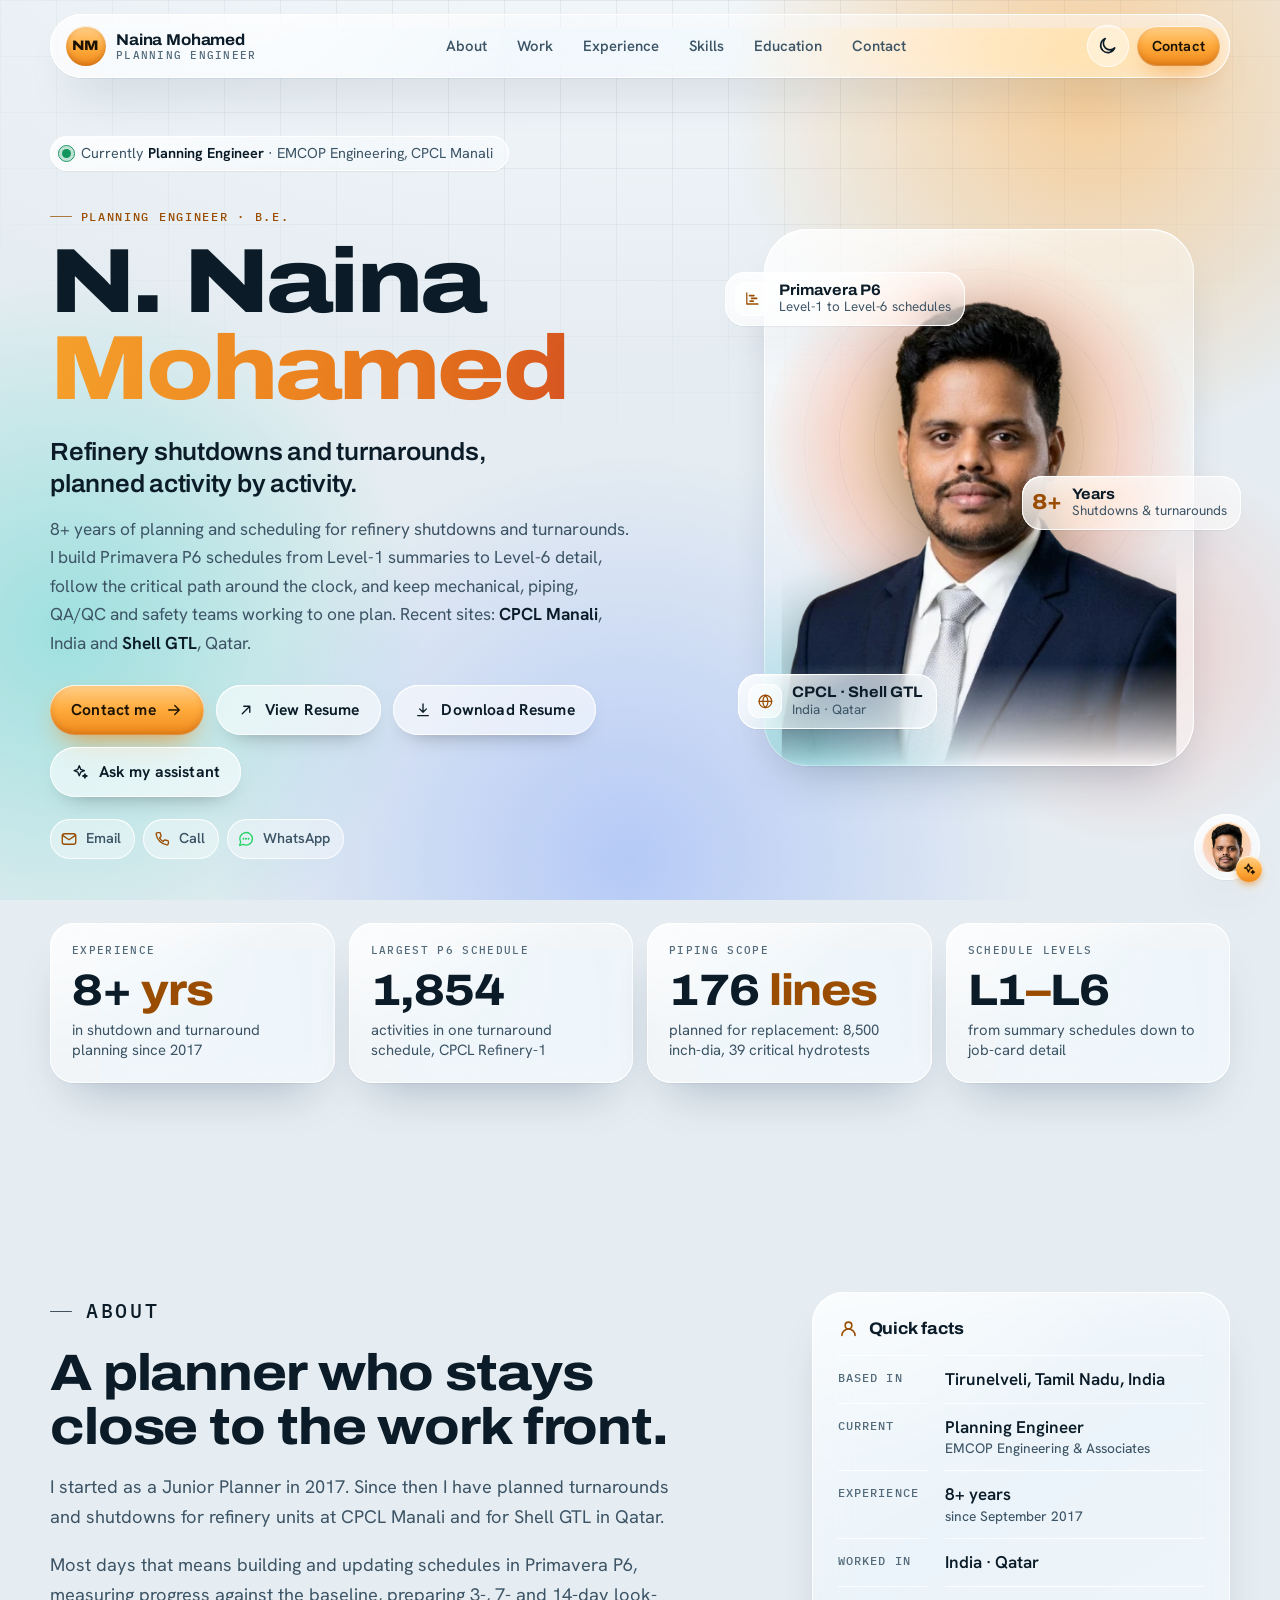
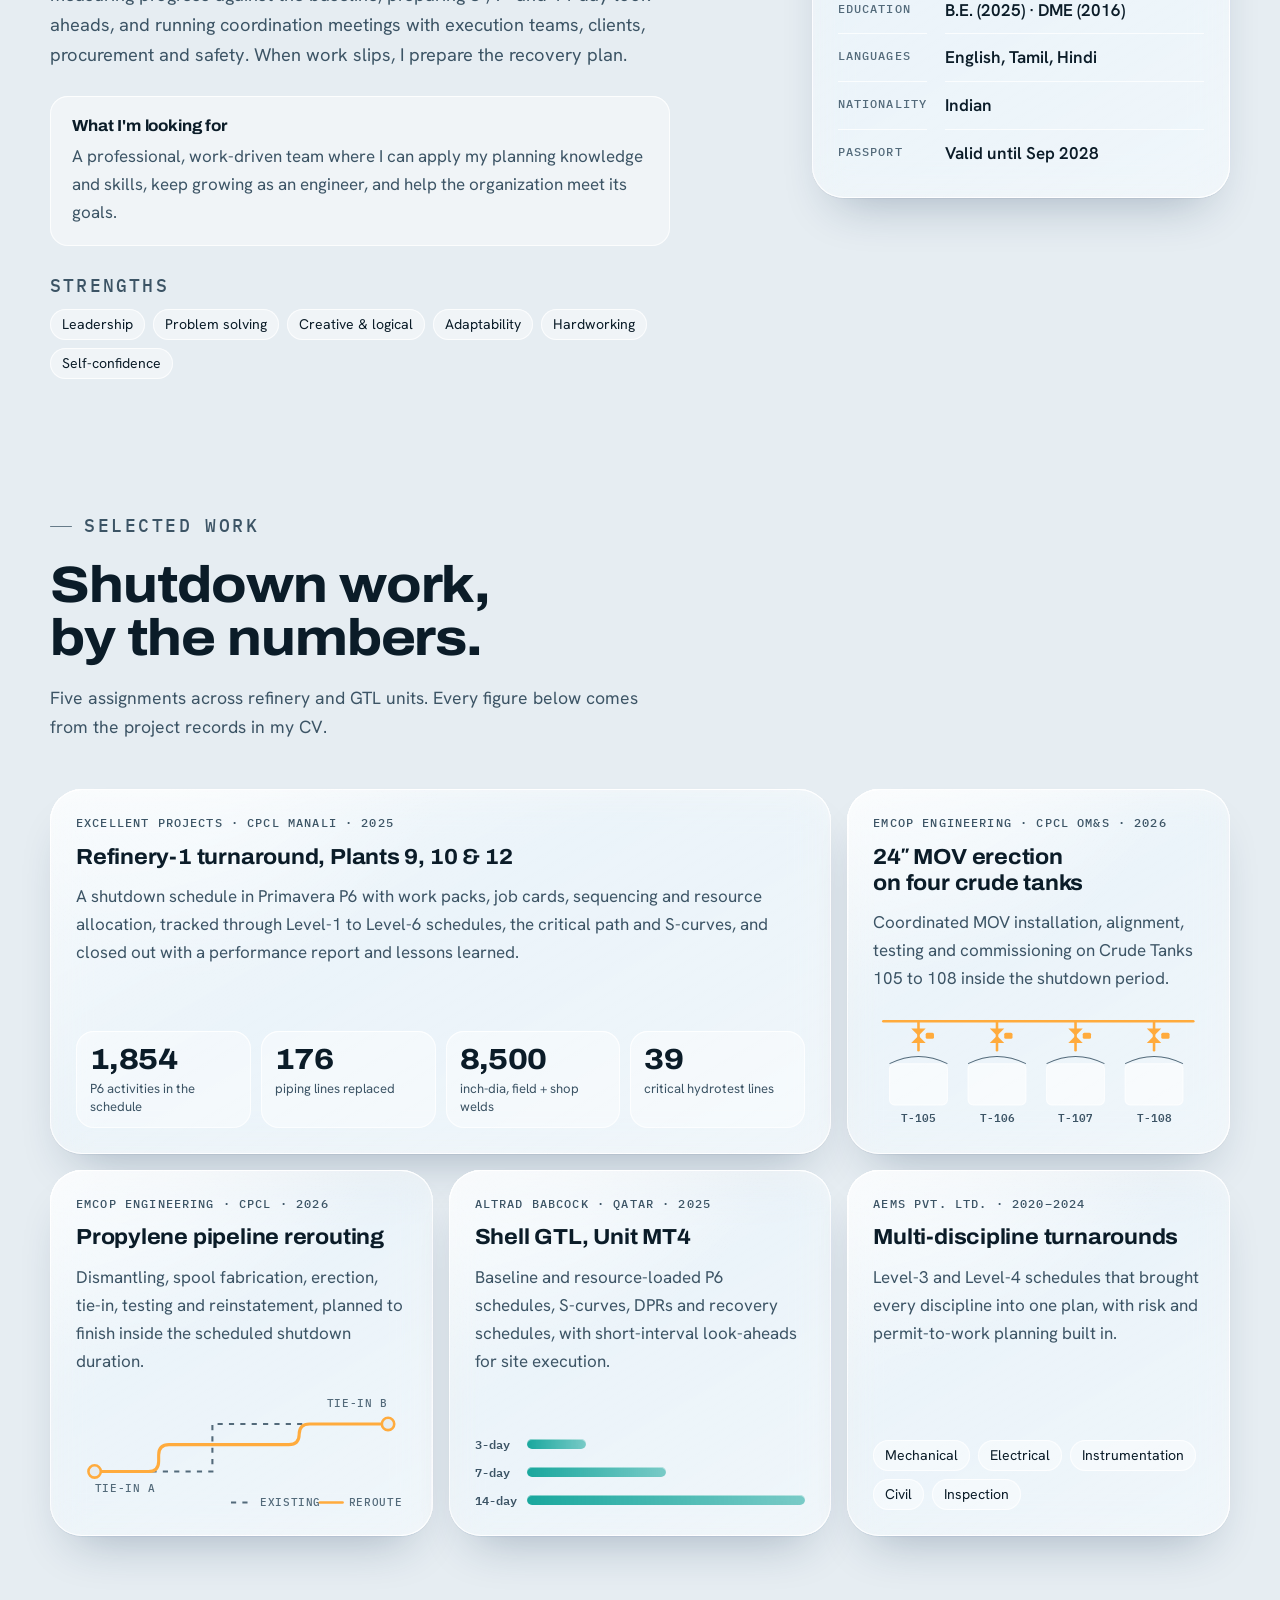
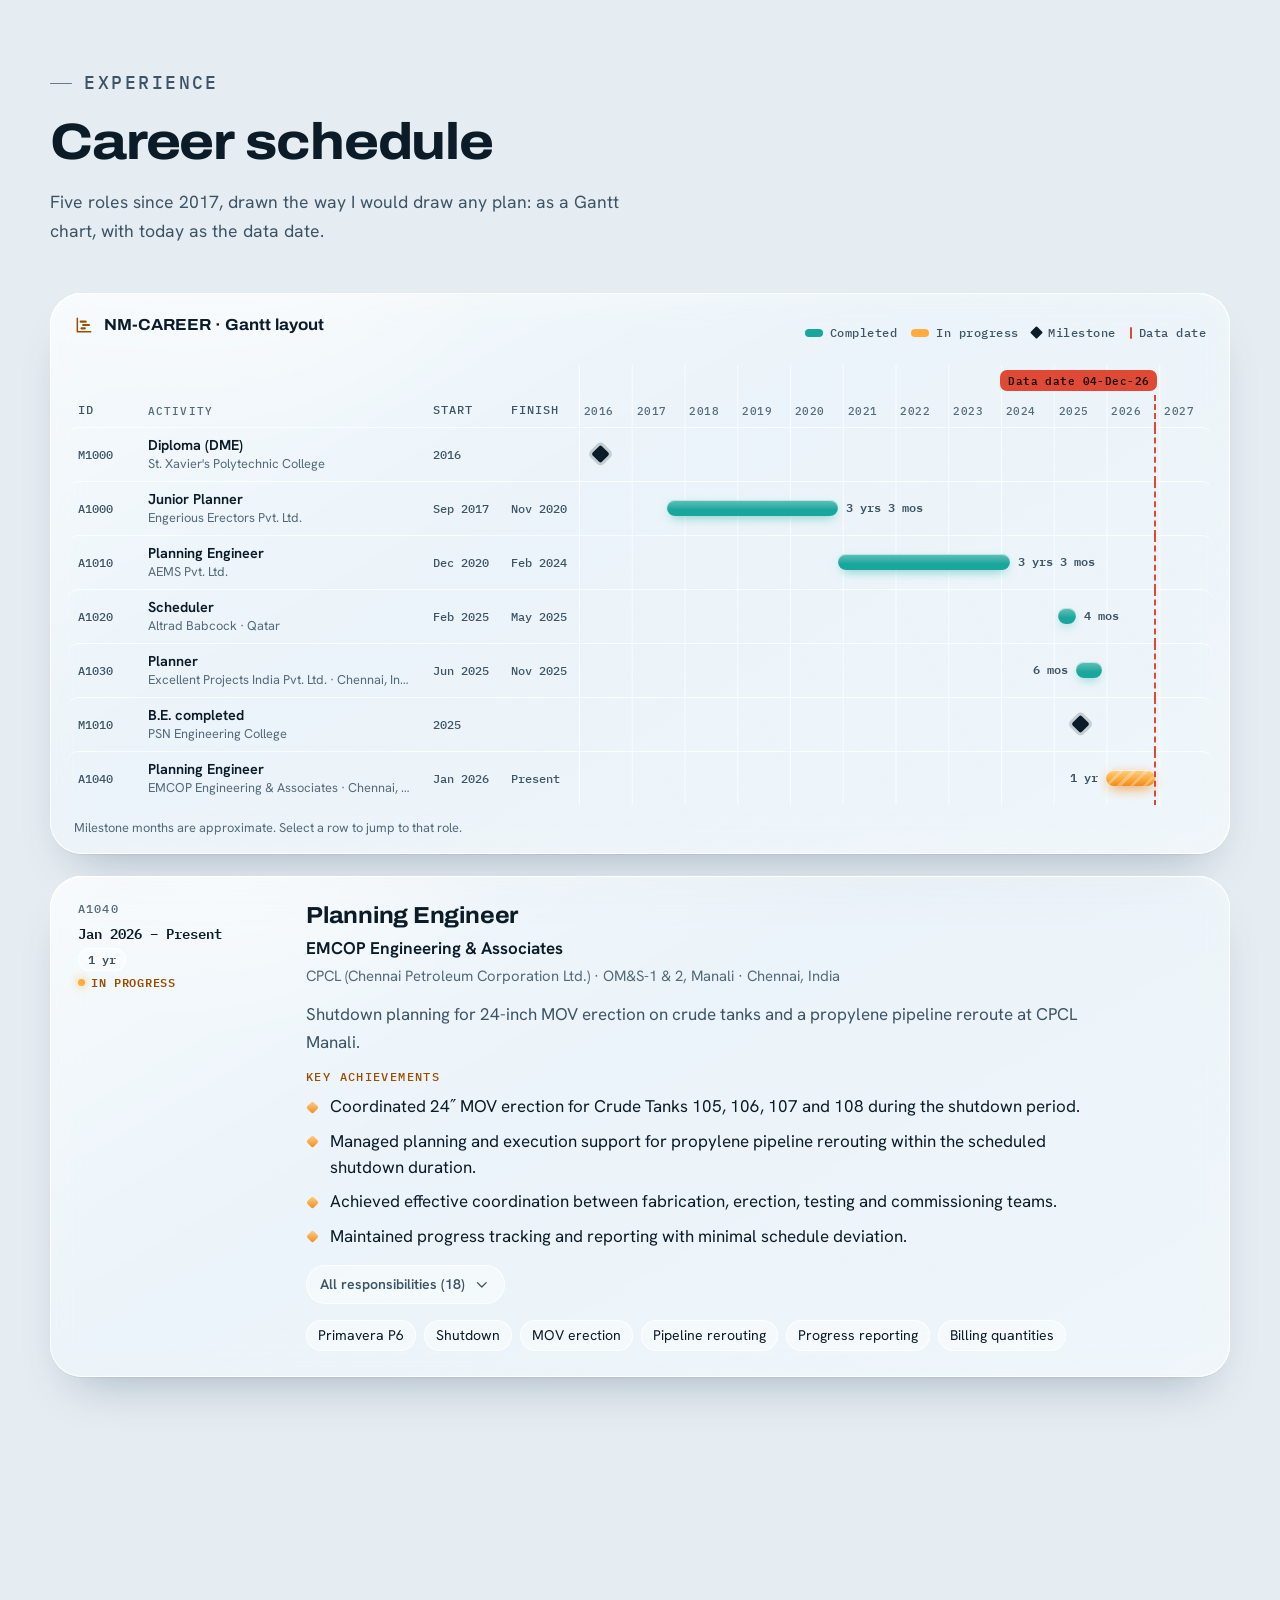
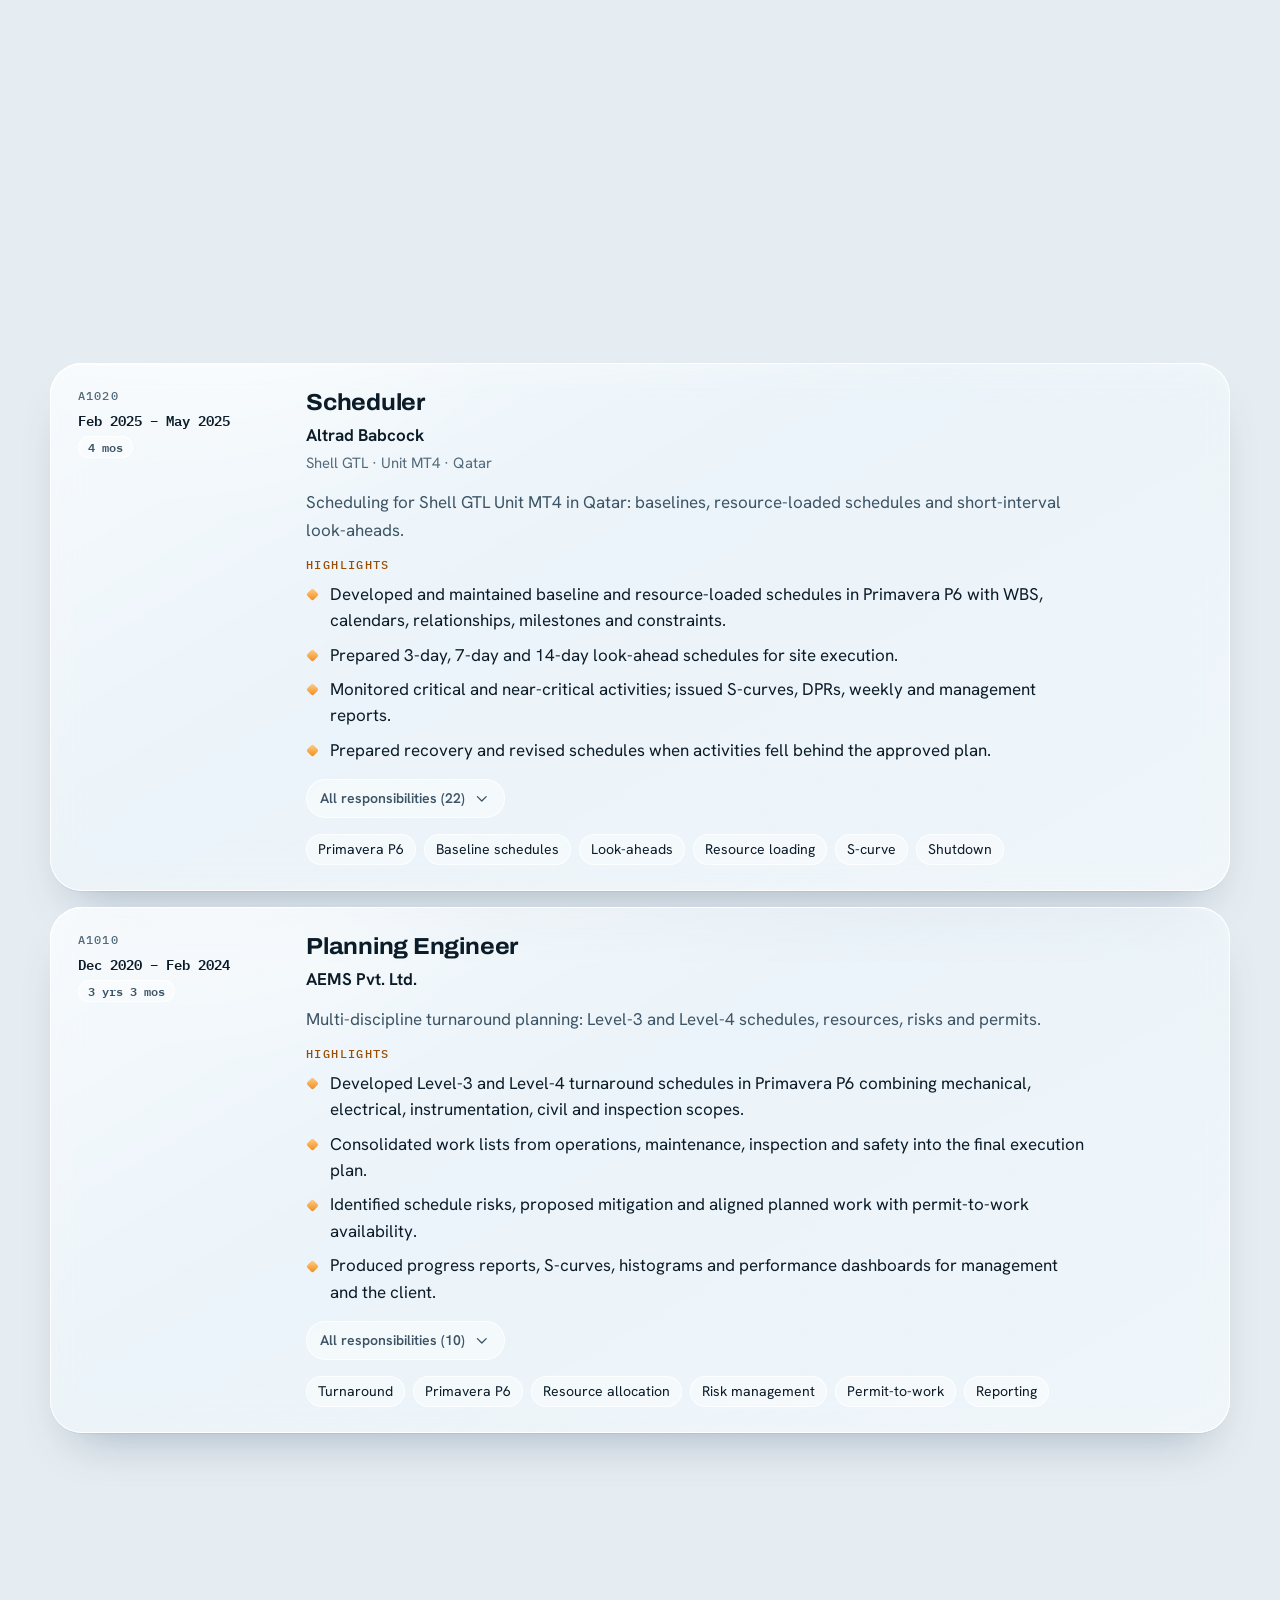
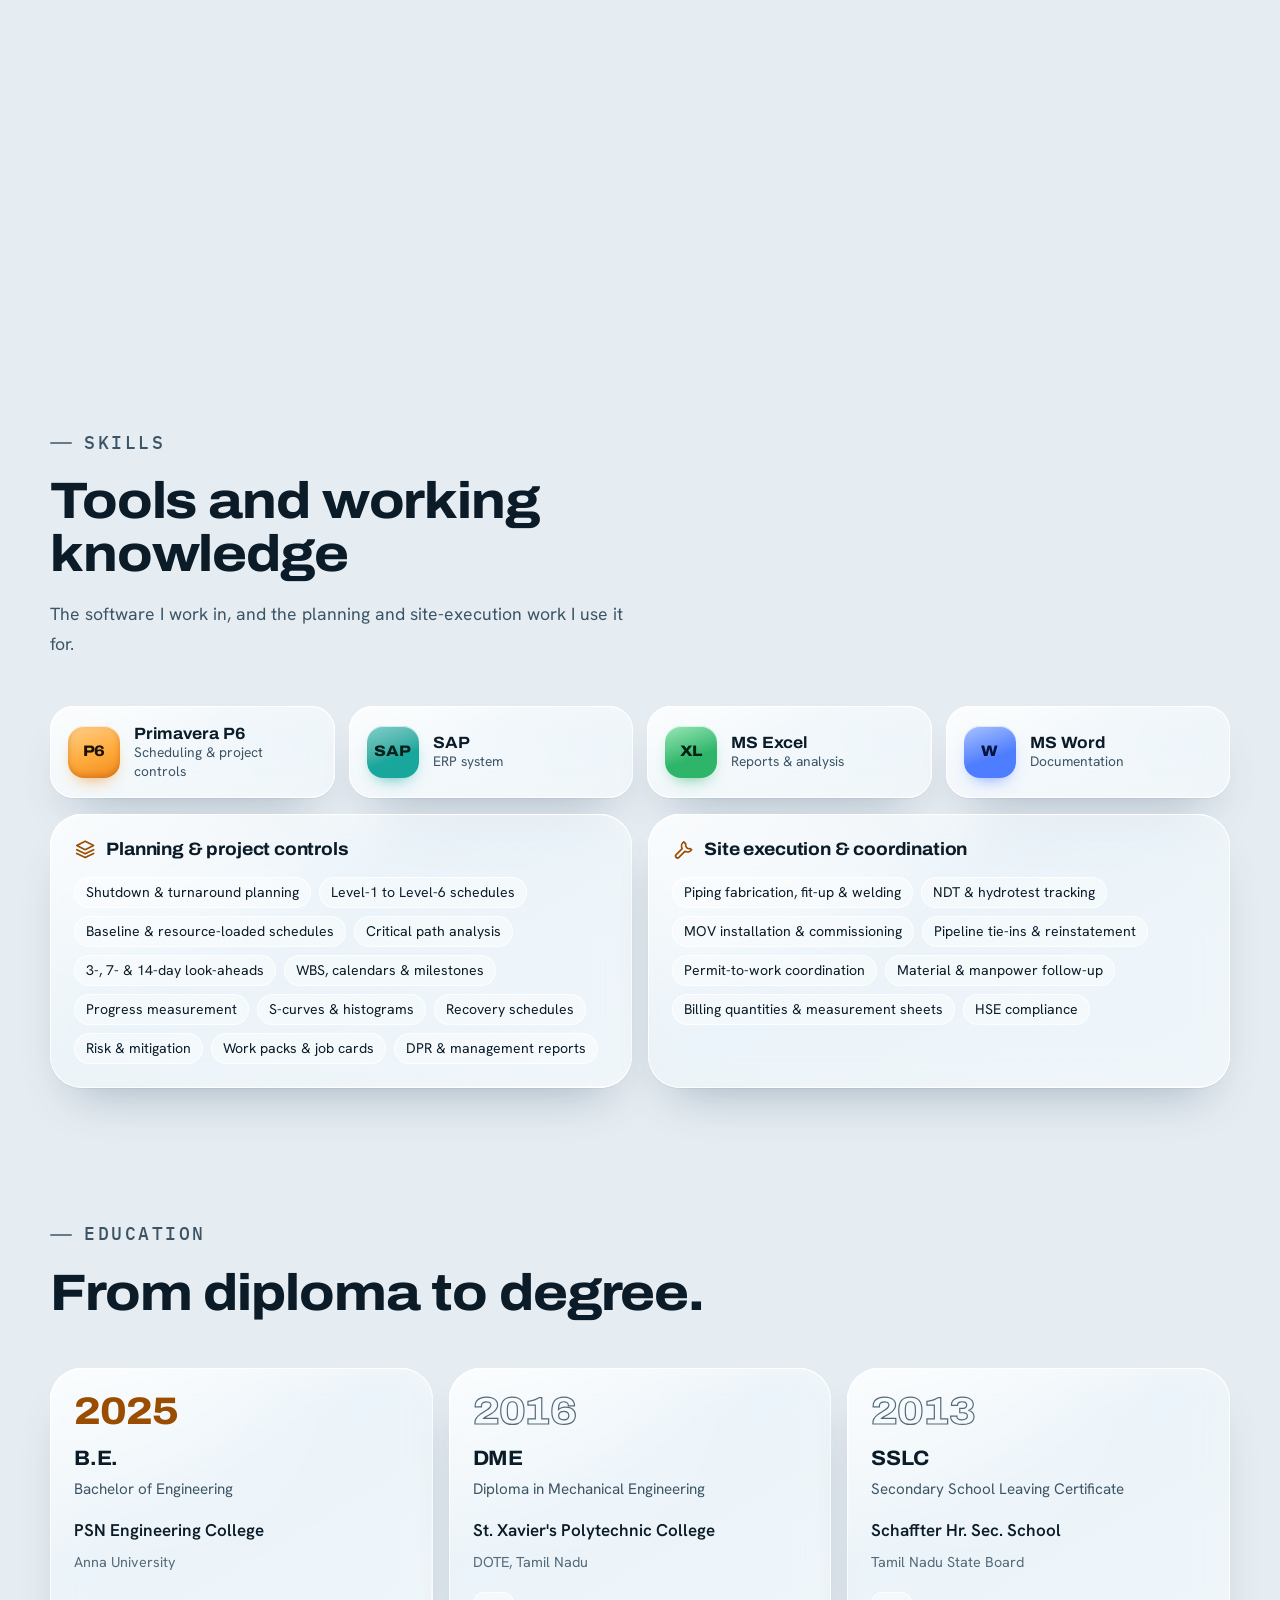
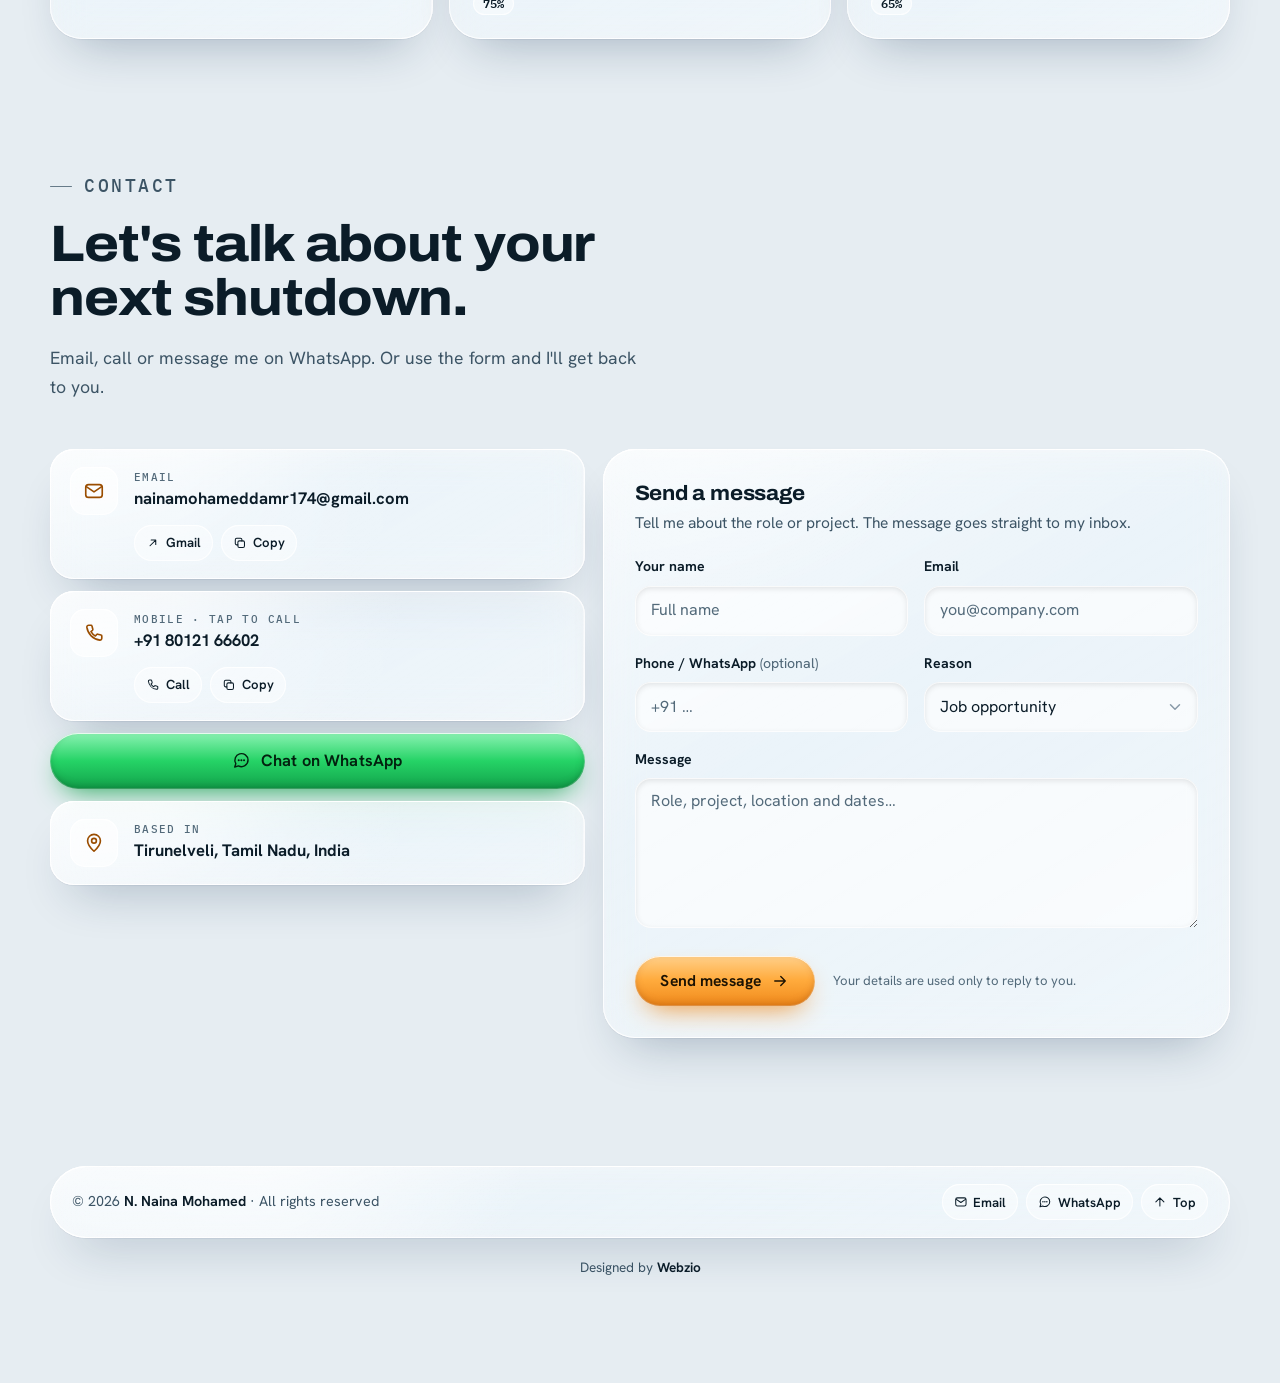
<file: index.html>
<!doctype html>
<html lang="en">
  <head>
    <meta charset="UTF-8" />
    <meta http-equiv="refresh" content="0; url=website/index.html" />
    <meta name="viewport" content="width=device-width, initial-scale=1.0" />
    <title>Redirecting to Portfolio</title>
    <script>
      window.location.replace("website/index.html");
    </script>
    <style>
      body {
        margin: 0;
        min-height: 100vh;
        display: grid;
        place-items: center;
        font-family: Arial, sans-serif;
        background: #07131d;
        color: #eaf4ff;
      }
      .box {
        text-align: center;
        padding: 24px 32px;
        border-radius: 16px;
        background: rgba(255,255,255,0.04);
        border: 1px solid rgba(255,255,255,0.12);
      }
      a {
        color: #8fd0ff;
      }
    </style>
  </head>
  <body>
    <div class="box">
      <p>Redirecting to the portfolio...</p>
      <p><a href="website/index.html">Open the portfolio</a></p>
    </div>
  </body>
</html>
</file>
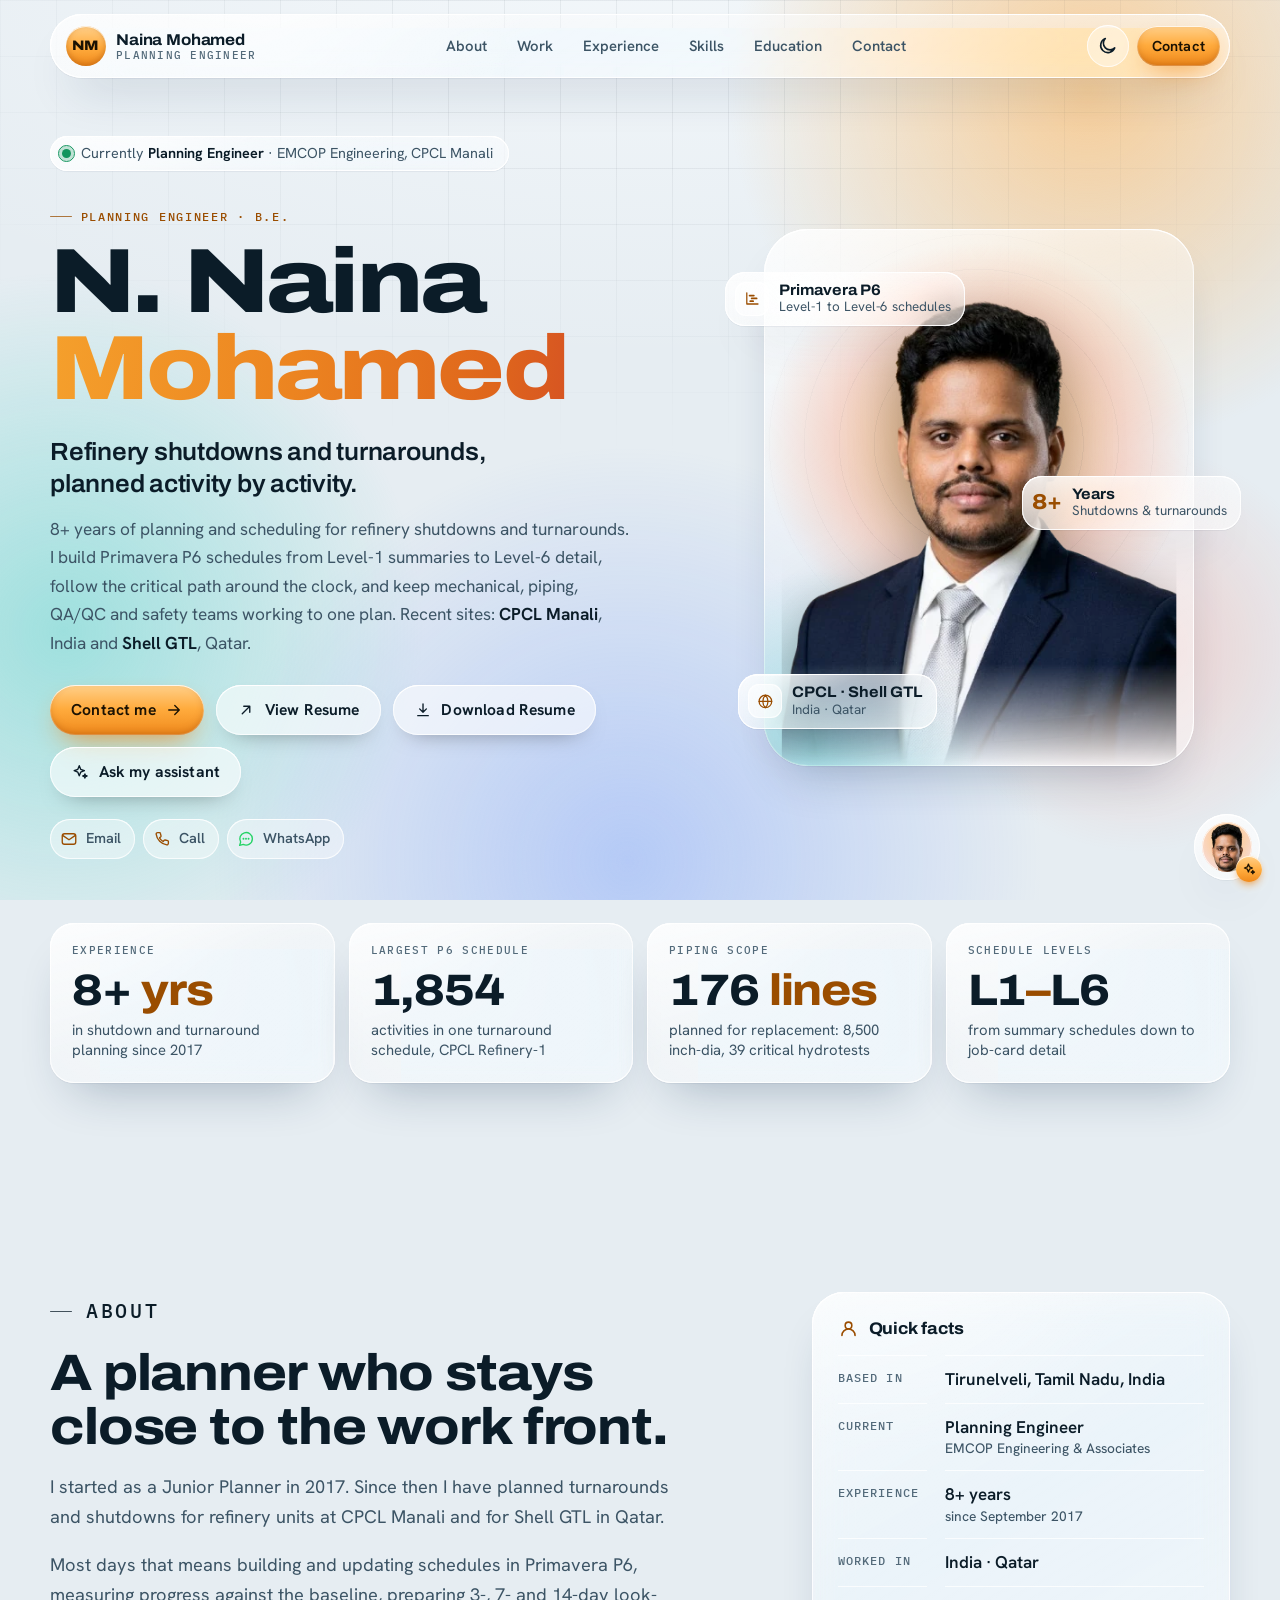
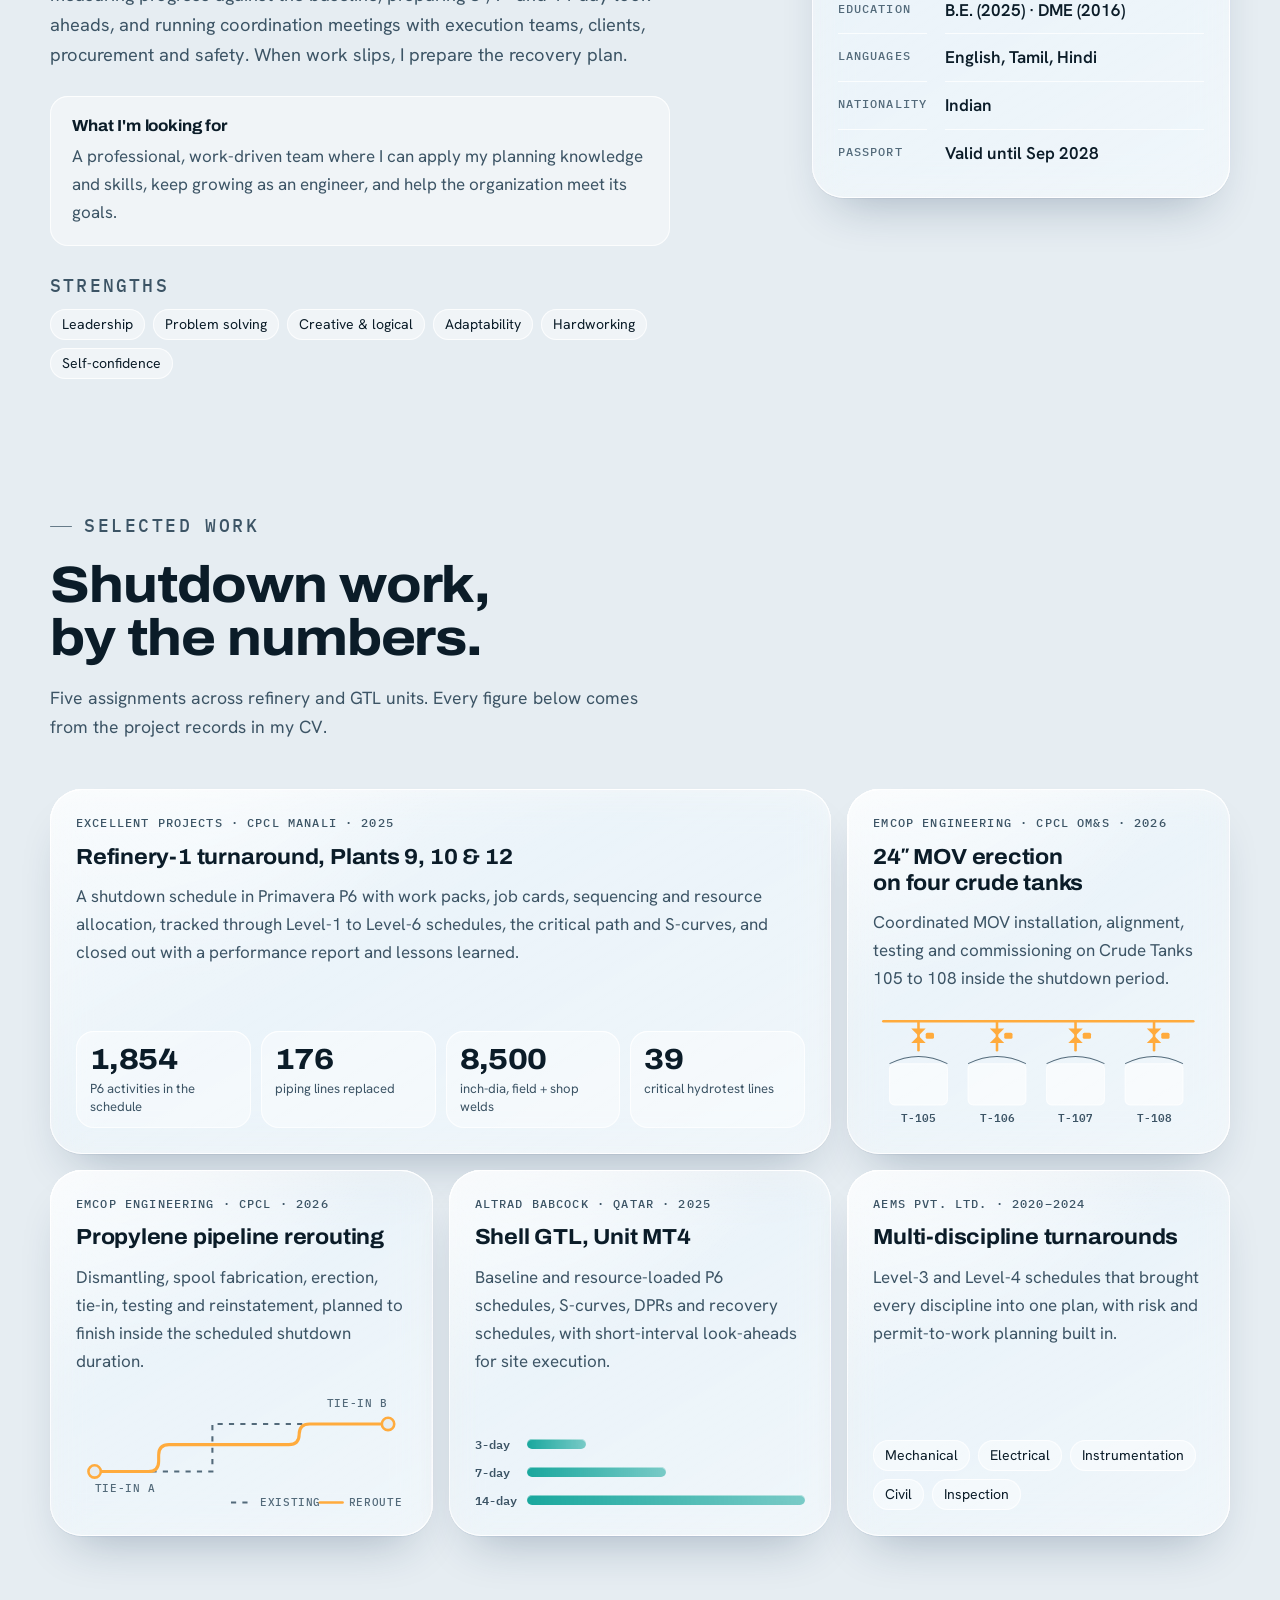
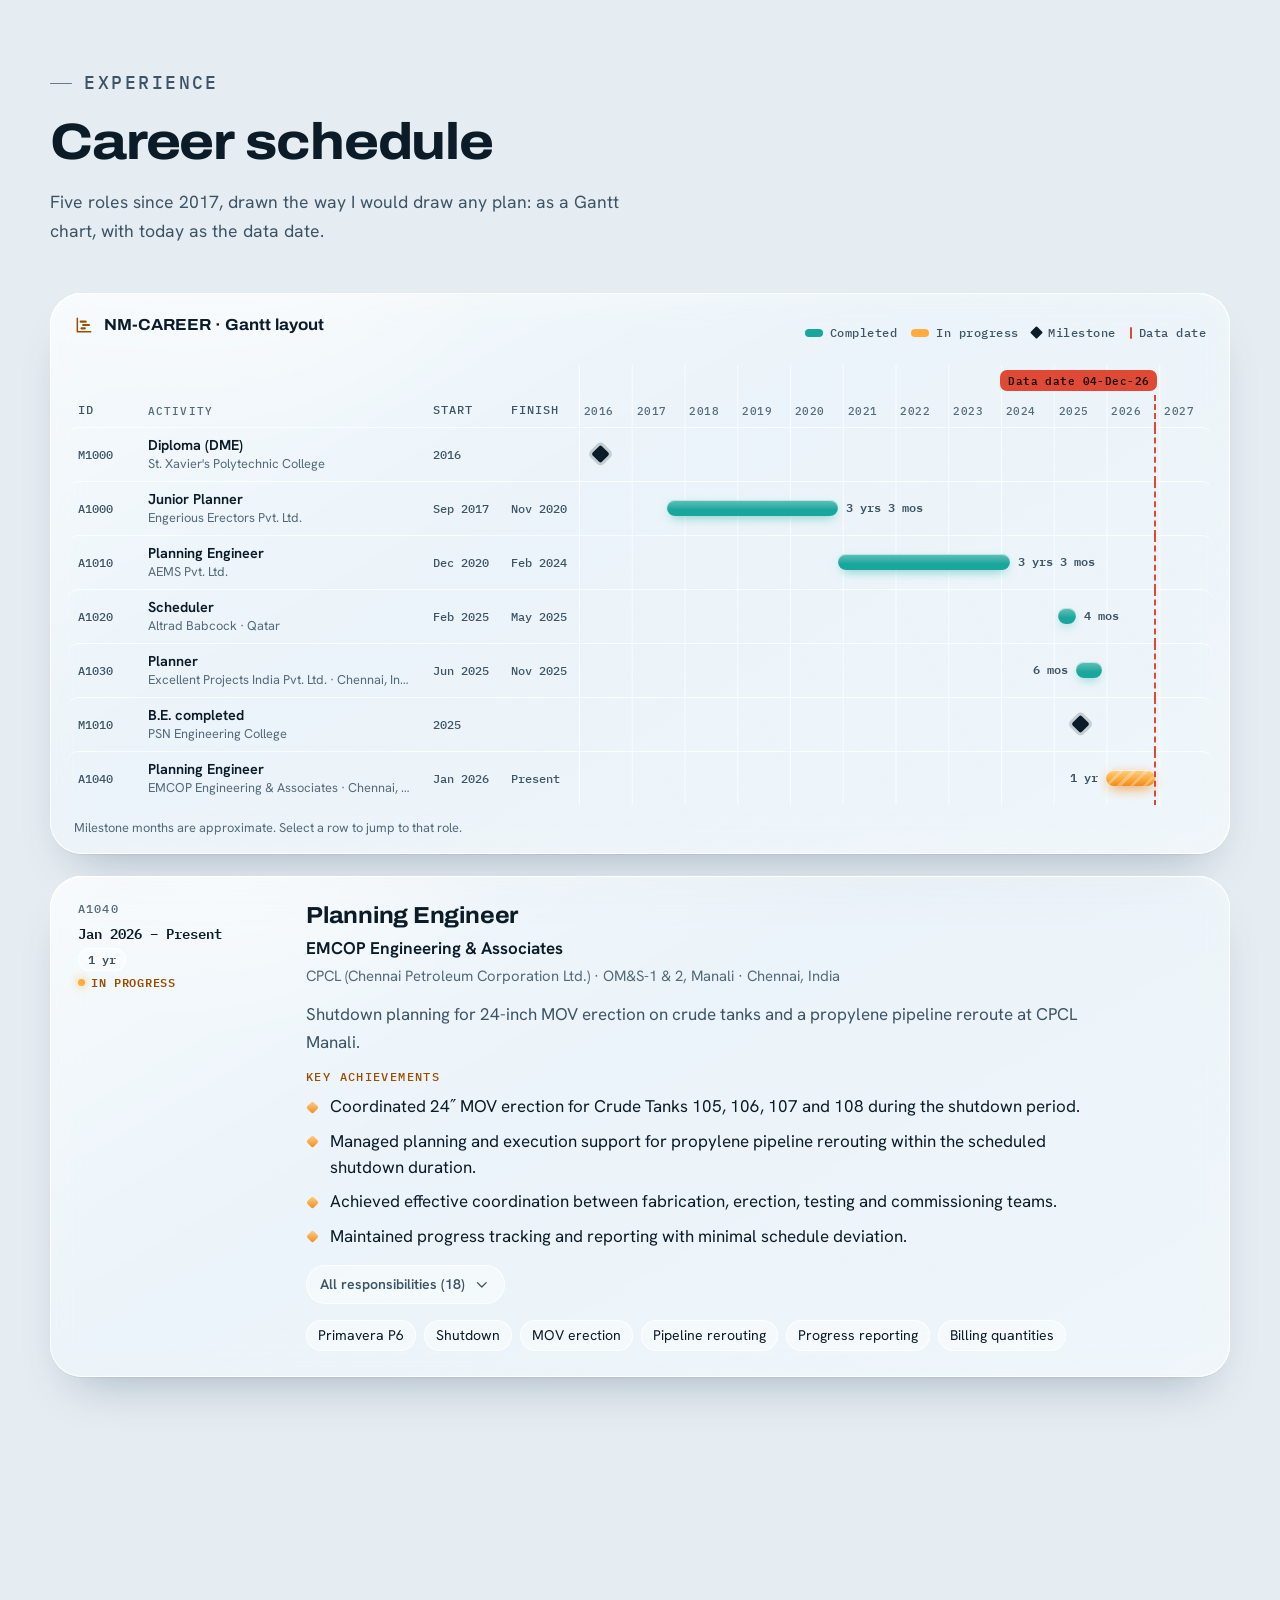
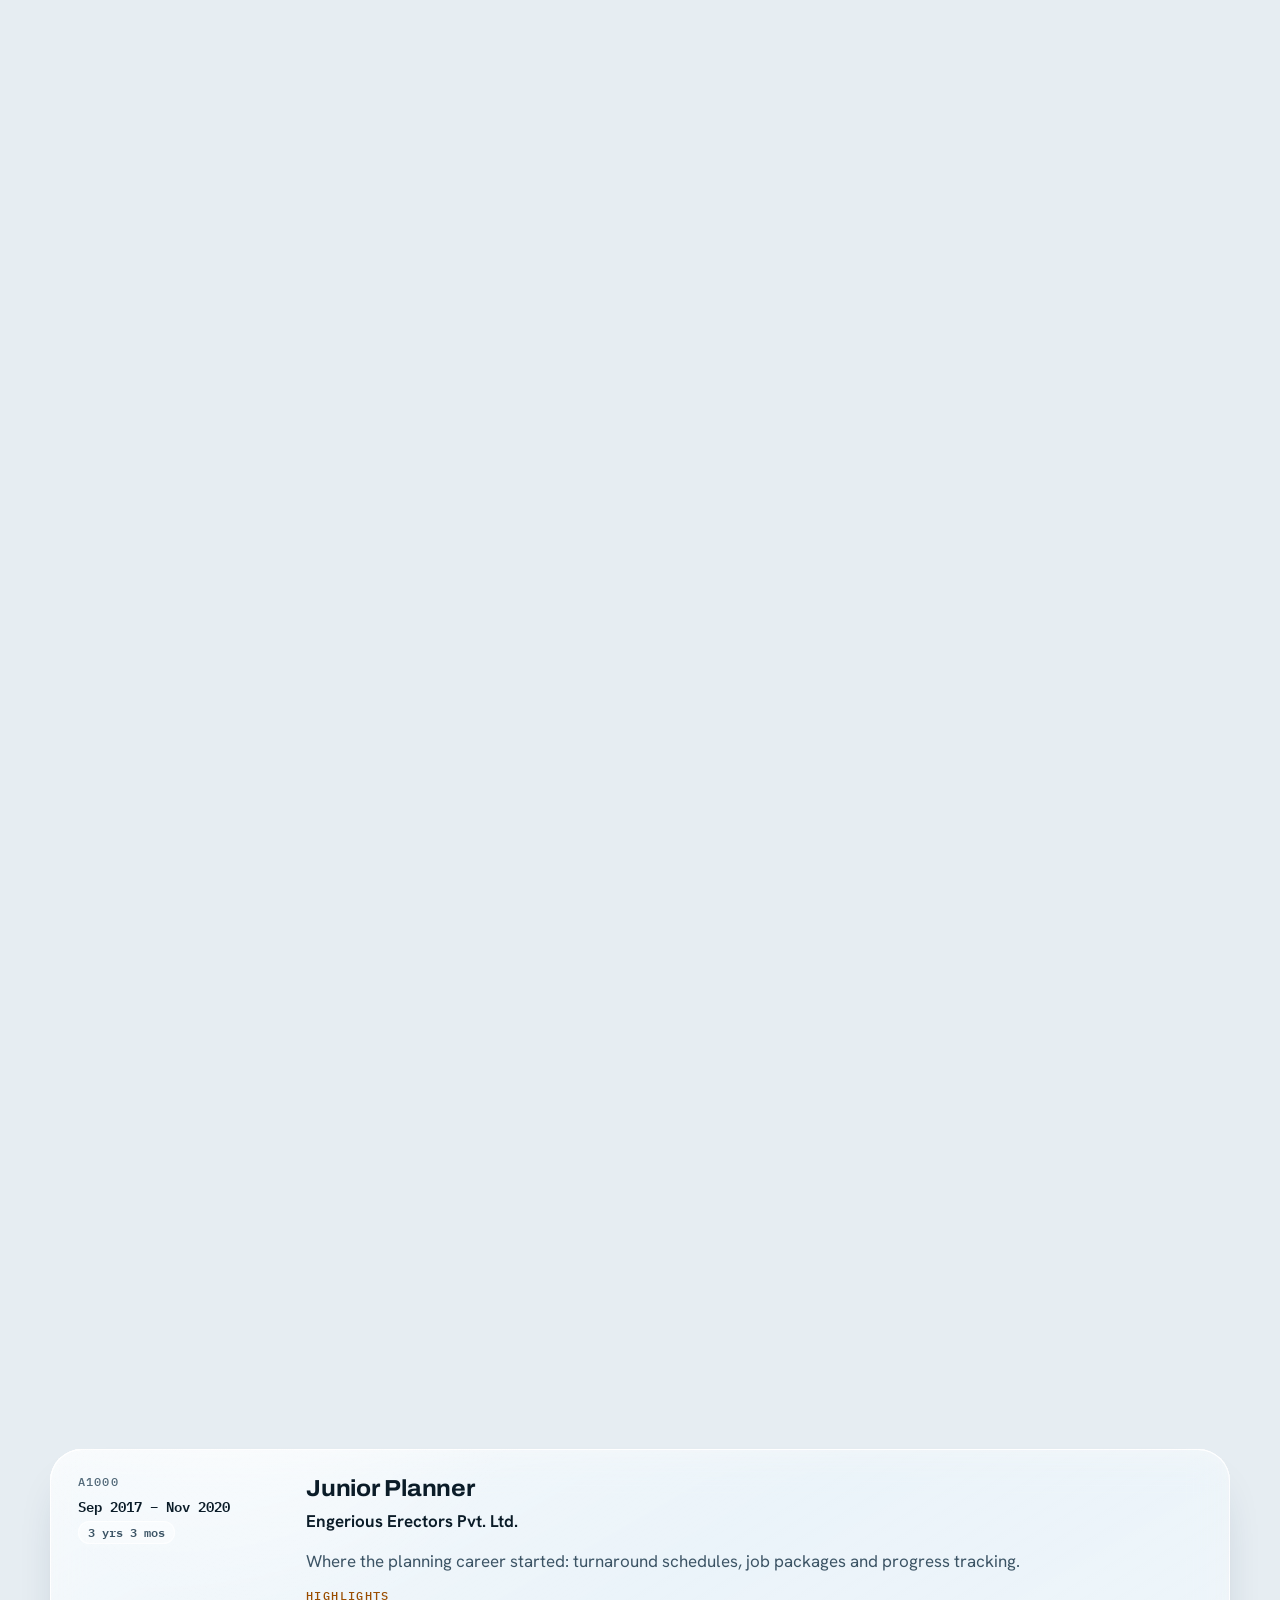
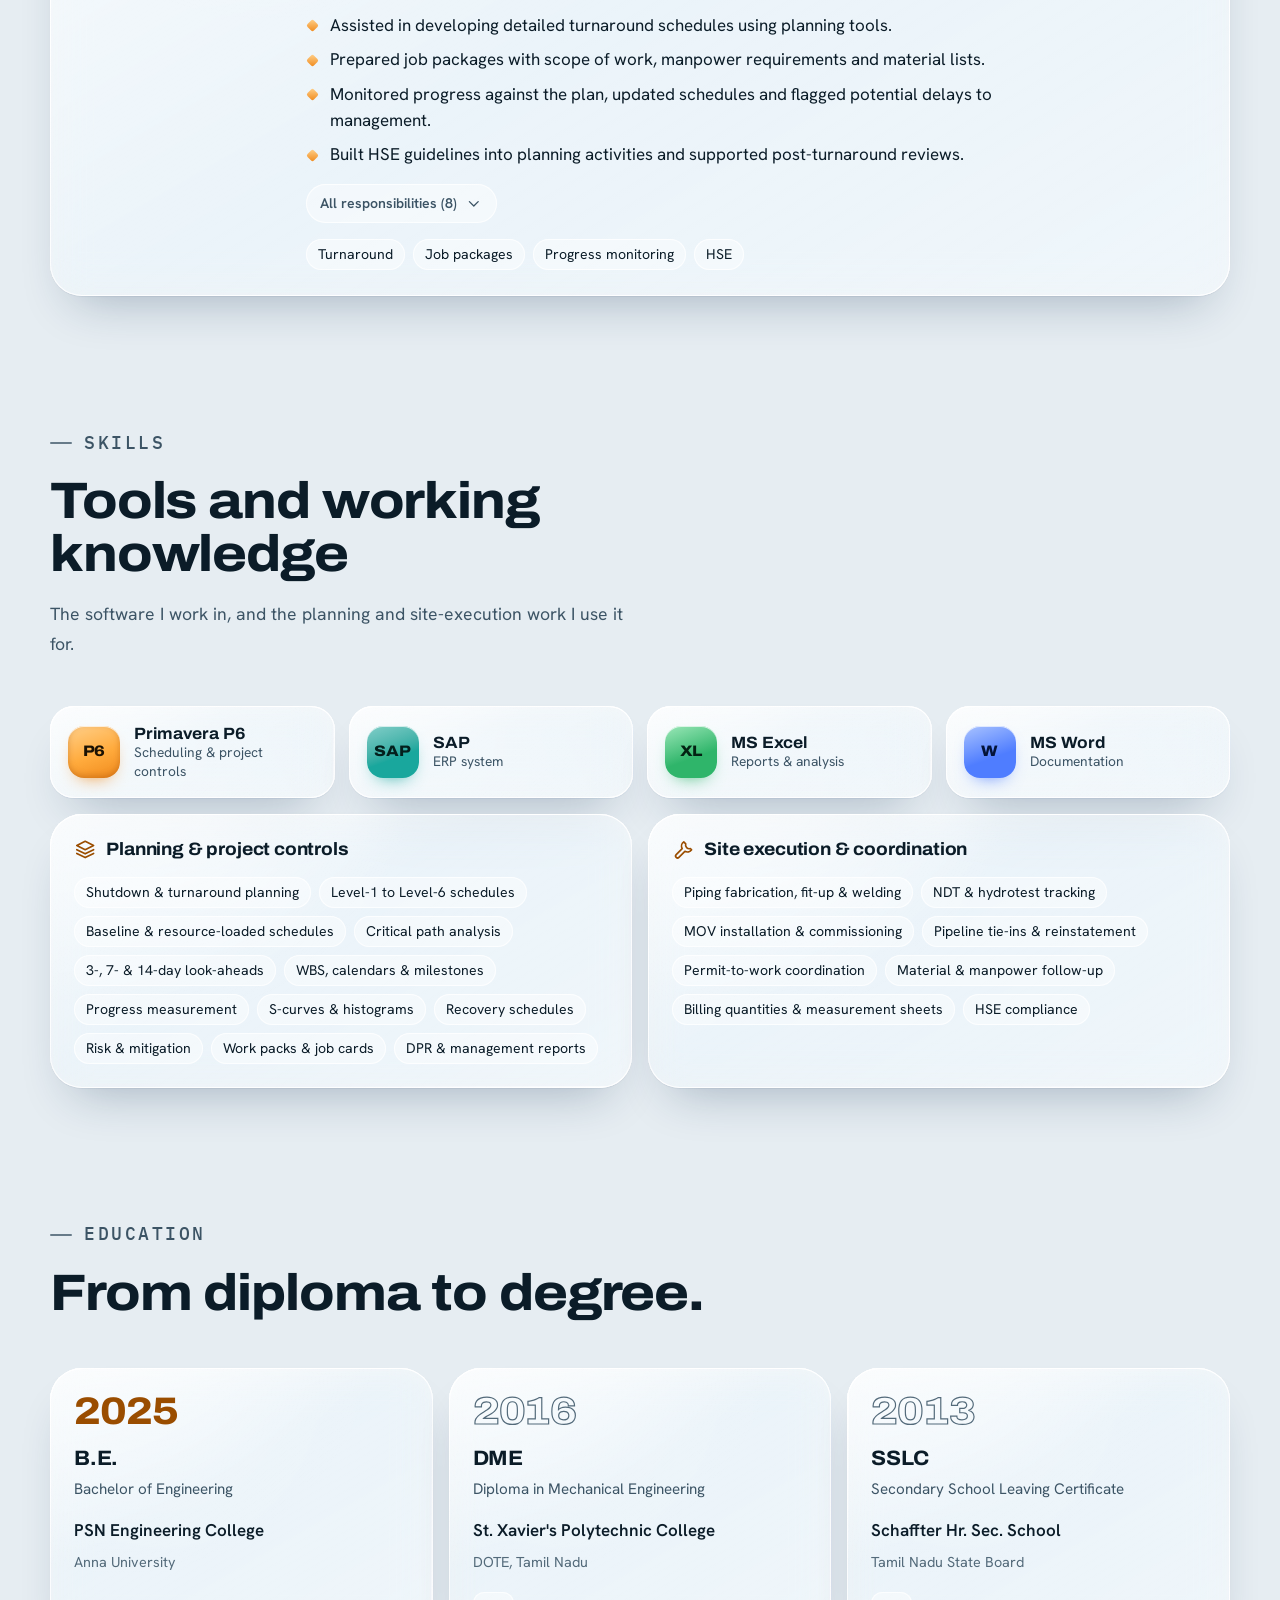
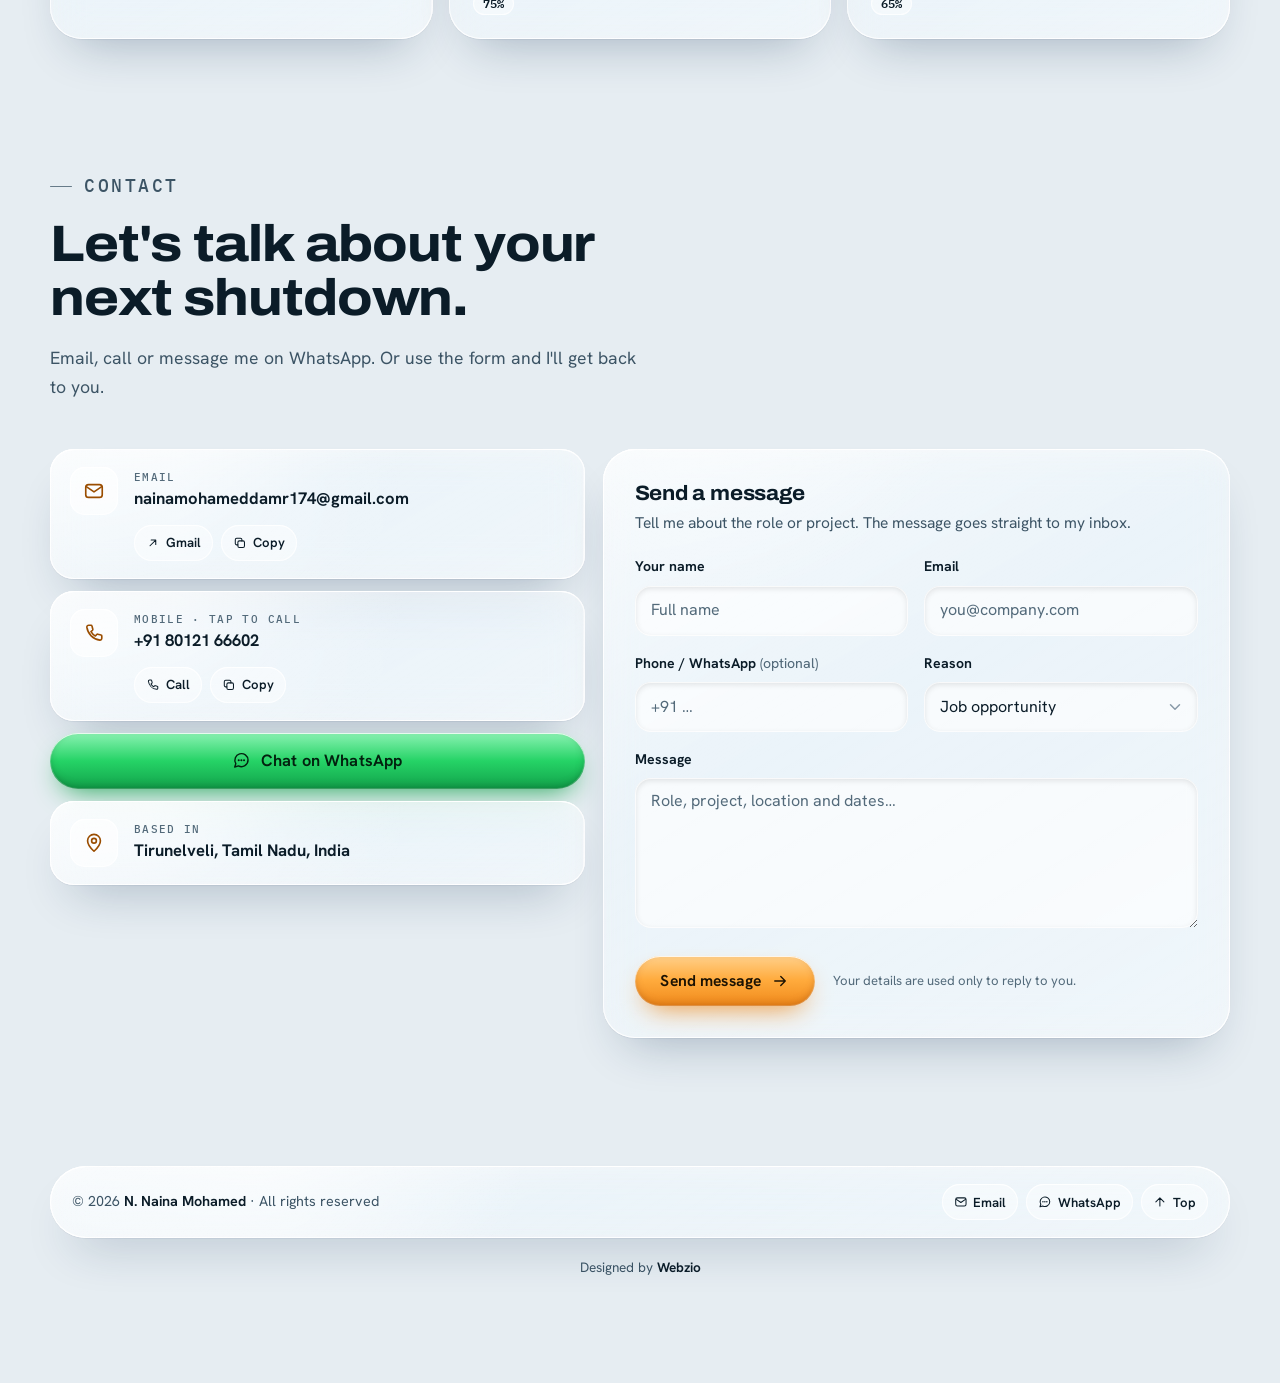
<file: website/index.html>
<!doctype html>
<html lang="en">
<head>
  <meta charset="utf-8">
  <meta name="viewport" content="width=device-width, initial-scale=1, viewport-fit=cover">
  <title>N. Naina Mohamed · Planning Engineer</title>
  <meta name="description" content="N. Naina Mohamed, B.E. Planning Engineer with 8+ years in refinery shutdown and turnaround planning using Primavera P6. CPCL Manali (India) and Shell GTL (Qatar).">
  <meta name="author" content="N. Naina Mohamed">
  <meta name="theme-color" content="#050c13" media="(prefers-color-scheme: dark)">
  <meta name="theme-color" content="#e6edf2" media="(prefers-color-scheme: light)">

  <!-- Social preview (after you deploy, change these two URLs to full https:// links) -->
  <meta property="og:type" content="profile">
  <meta property="og:title" content="N. Naina Mohamed · Planning Engineer">
  <meta property="og:description" content="Refinery shutdown and turnaround planning with Primavera P6. 8+ years across CPCL Manali and Shell GTL Qatar.">
  <meta property="og:image" content="assets/img/og-card.jpg">
  <meta property="og:image:width" content="1200">
  <meta property="og:image:height" content="630">
  <meta name="twitter:card" content="summary_large_image">
  <meta name="twitter:image" content="assets/img/og-card.jpg">

  <link rel="icon" href="assets/img/favicon.svg" type="image/svg+xml">
  <link rel="apple-touch-icon" href="assets/img/apple-touch-icon.png">

  <script>
    try { var t = localStorage.getItem("nm-theme"); if (t === "light" || t === "dark") document.documentElement.setAttribute("data-theme", t); } catch (e) {}
  </script>

  <link rel="preconnect" href="https://fonts.googleapis.com">
  <link rel="preconnect" href="https://fonts.gstatic.com" crossorigin>
  <link rel="stylesheet" href="https://fonts.googleapis.com/css2?family=Archivo:wdth,wght@62..125,100..900&family=Hanken+Grotesk:wght@400..800&family=IBM+Plex+Mono:wght@400;500;600&display=swap">
  <link rel="stylesheet" href="assets/css/styles.css">
  <link rel="preload" as="image" href="assets/img/naina.webp" type="image/webp">

  <script type="application/ld+json">
  {
    "@context": "https://schema.org",
    "@type": "Person",
    "name": "N. Naina Mohamed",
    "jobTitle": "Planning Engineer",
    "email": "mailto:nainamohameddamr174@gmail.com",
    "telephone": "+91-8012166602",
    "image": "assets/img/naina.png",
    "address": { "@type": "PostalAddress", "addressLocality": "Tirunelveli", "addressRegion": "Tamil Nadu", "addressCountry": "IN" },
    "worksFor": { "@type": "Organization", "name": "EMCOP Engineering & Associates" },
    "alumniOf": [
      { "@type": "CollegeOrUniversity", "name": "PSN Engineering College" },
      { "@type": "CollegeOrUniversity", "name": "St. Xavier's Polytechnic College" }
    ],
    "knowsLanguage": ["English", "Tamil", "Hindi"],
    "knowsAbout": ["Primavera P6", "Shutdown planning", "Turnaround planning", "Project scheduling", "Critical path analysis", "SAP"]
  }
  </script>

  <script src="config.js" defer></script>
  <script src="assets/js/resume-data.js" defer></script>
  <script src="assets/js/liquid-glass.js" defer></script>
  <script src="assets/js/main.js" defer></script>
  <script src="assets/js/chatbot.js" defer></script>
</head>
<body>
  <a class="skip-link" href="#main">Skip to content</a>

  <!-- Icon set -->
  <svg width="0" height="0" style="position:absolute" aria-hidden="true" focusable="false">
    <symbol id="i-mail" viewBox="0 0 24 24"><rect x="3" y="5" width="18" height="14" rx="3"/><path d="m4 7.5 8 5.5 8-5.5"/></symbol>
    <symbol id="i-phone" viewBox="0 0 24 24"><path d="M6.2 3.5h2.6c.5 0 .9.3 1 .8l.9 3.6c.1.4 0 .8-.3 1.1l-1.7 1.5a13 13 0 0 0 4.8 4.8l1.5-1.7c.3-.3.7-.4 1.1-.3l3.6.9c.5.1.8.5.8 1v2.6a2 2 0 0 1-2.1 2A16.5 16.5 0 0 1 4.2 5.6a2 2 0 0 1 2-2.1z"/></symbol>
    <symbol id="i-chat" viewBox="0 0 24 24"><path d="M20.5 11.6a8.4 8.4 0 0 1-12.2 7.5L3.5 20.5l1.4-4.4a8.4 8.4 0 1 1 15.6-4.5z"/><path d="M8.6 11.7h.01M12 11.7h.01M15.4 11.7h.01" stroke-width="2.6"/></symbol>
    <symbol id="i-pin" viewBox="0 0 24 24"><path d="M12 21s-7-6.1-7-11.4a7 7 0 0 1 14 0C19 14.9 12 21 12 21z"/><circle cx="12" cy="9.6" r="2.6"/></symbol>
    <symbol id="i-download" viewBox="0 0 24 24"><path d="M12 4v11m0 0-4.5-4.5M12 15l4.5-4.5M5 19.5h14"/></symbol>
    <symbol id="i-arrow" viewBox="0 0 24 24"><path d="M5 12h14m-6-6 6 6-6 6"/></symbol>
    <symbol id="i-out" viewBox="0 0 24 24"><path d="M7 17 17 7M9 7h8v8"/></symbol>
    <symbol id="i-up" viewBox="0 0 24 24"><path d="M12 19V5m-7 7 7-7 7 7"/></symbol>
    <symbol id="i-sun" viewBox="0 0 24 24"><circle cx="12" cy="12" r="4.2"/><path d="M12 2.5v2.2M12 19.3v2.2M4.6 4.6l1.5 1.5M17.9 17.9l1.5 1.5M2.5 12h2.2M19.3 12h2.2M4.6 19.4l1.5-1.5M17.9 6.1l1.5-1.5"/></symbol>
    <symbol id="i-moon" viewBox="0 0 24 24"><path d="M20 14.6A8.2 8.2 0 1 1 9.4 4a6.6 6.6 0 0 0 10.6 10.6z"/></symbol>
    <symbol id="i-menu" viewBox="0 0 24 24"><path d="M4 7h16M4 12h16M4 17h16"/></symbol>
    <symbol id="i-x" viewBox="0 0 24 24"><path d="M6 6l12 12M18 6 6 18"/></symbol>
    <symbol id="i-spark" viewBox="0 0 24 24"><path d="M11 3.5l1.9 4.9 4.9 1.9-4.9 1.9L11 17.1l-1.9-4.9-4.9-1.9 4.9-1.9z"/><path d="M18.5 14.5l.8 2 2 .8-2 .8-.8 2-.8-2-2-.8 2-.8z"/></symbol>
    <symbol id="i-copy" viewBox="0 0 24 24"><rect x="8.5" y="8.5" width="11.5" height="11.5" rx="2.5"/><path d="M15.5 8.5V6.5a2.5 2.5 0 0 0-2.5-2.5H6.5A2.5 2.5 0 0 0 4 6.5V13a2.5 2.5 0 0 0 2.5 2.5h2"/></symbol>
    <symbol id="i-check" viewBox="0 0 24 24"><path d="m5 12.5 4.5 4.5L19 7.5"/></symbol>
    <symbol id="i-alert" viewBox="0 0 24 24"><circle cx="12" cy="12" r="9"/><path d="M12 7.5v5.5M12 16.5h.01"/></symbol>
    <symbol id="i-refresh" viewBox="0 0 24 24"><path d="M20 11.5a8 8 0 1 1-2.4-5.7M20 4.5v5h-5"/></symbol>
    <symbol id="i-chevron" viewBox="0 0 24 24"><path d="m6 9 6 6 6-6"/></symbol>
    <symbol id="i-gantt" viewBox="0 0 24 24"><path d="M4 4v16h16"/><path d="M8 8h6M11 12h7M9 16h4" stroke-width="2.6"/></symbol>
    <symbol id="i-globe" viewBox="0 0 24 24"><circle cx="12" cy="12" r="9"/><path d="M3 12h18M12 3c2.4 2.5 3.7 5.5 3.7 9s-1.3 6.5-3.7 9c-2.4-2.5-3.7-5.5-3.7-9S9.6 5.5 12 3z"/></symbol>
    <symbol id="i-user" viewBox="0 0 24 24"><circle cx="12" cy="8.5" r="3.8"/><path d="M4.5 20a7.5 7.5 0 0 1 15 0"/></symbol>
    <symbol id="i-layers" viewBox="0 0 24 24"><path d="m12 3.5 9 4.5-9 4.5L3 8z"/><path d="m3 12.5 9 4.5 9-4.5"/><path d="m3 16.5 9 4.5 9-4.5"/></symbol>
    <symbol id="i-wrench" viewBox="0 0 24 24"><path d="M14.7 6.3a4 4 0 0 0 5 5L21 12.6a5.5 5.5 0 0 1-7.2 1.7l-6.4 6.4a2 2 0 0 1-2.9-2.9l6.4-6.4a5.5 5.5 0 0 1 1.7-7.2z"/></symbol>
    <symbol id="i-send" viewBox="0 0 24 24"><path d="M12 19V5m-6.5 6.5L12 5l6.5 6.5"/></symbol>
  </svg>

  <!-- Light field the glass refracts -->
  <div class="field" aria-hidden="true">
    <div class="field__orb field__orb--1"></div>
    <div class="field__orb field__orb--2"></div>
    <div class="field__orb field__orb--3"></div>
    <div class="field__orb field__orb--4"></div>
    <div class="field__grid"></div>
    <div class="field__grain"></div>
  </div>

  <!-- Navigation -->
  <header class="nav-wrap">
    <nav class="nav lg" id="nav" data-refract="46" aria-label="Main">
      <a class="nav__brand" href="#top" aria-label="N. Naina Mohamed, back to top">
        <span class="nav__mono" aria-hidden="true">NM</span>
        <span class="nav__name">Naina Mohamed<small>Planning Engineer</small></span>
      </a>
      <div class="nav__links" id="nav-links">
        <span class="nav__lens" aria-hidden="true"></span>
        <a href="#about">About</a>
        <a href="#work">Work</a>
        <a href="#experience">Experience</a>
        <a href="#skills">Skills</a>
        <a href="#education">Education</a>
        <a href="#contact">Contact</a>
      </div>
      <div class="nav__actions">
        <button class="icon-btn" id="theme-toggle" type="button" aria-label="Switch to light theme">
          <svg class="icon icon--sun" aria-hidden="true"><use href="#i-sun"/></svg>
          <svg class="icon icon--moon" aria-hidden="true" hidden><use href="#i-moon"/></svg>
        </button>
        <a class="btn btn--primary btn--sm nav__cta" href="#contact">Contact</a>
        <button class="icon-btn nav__menu" id="nav-menu" type="button" aria-label="Open menu" aria-expanded="false" aria-controls="nav-links">
          <svg class="icon" aria-hidden="true"><use href="#i-menu"/></svg>
        </button>
      </div>
    </nav>
  </header>

  <main id="main">
    <!-- Hero -->
    <section class="hero" id="top">
      <div class="container">
        <div class="hero__inner">
          <div class="hero__copy">
            <p class="status lg rise"><span class="status__dot" aria-hidden="true"></span><span>Currently <strong>Planning Engineer</strong> · EMCOP Engineering, CPCL Manali</span></p>
            <p class="eyebrow rise" style="--d:80ms">Planning Engineer · B.E.</p>
            <h1 class="hero__name rise" style="--d:140ms"><span>N. Naina</span> <span class="hero__surname">Mohamed</span></h1>
            <p class="hero__lead rise" style="--d:220ms">Refinery shutdowns and turnarounds, planned activity by activity.</p>
            <p class="hero__summary rise" style="--d:280ms"><span data-exp-years>8+</span> years of planning and scheduling for refinery shutdowns and turnarounds. I build Primavera P6 schedules from Level-1 summaries to Level-6 detail, follow the critical path around the clock, and keep mechanical, piping, QA/QC and safety teams working to one plan. Recent sites: <b>CPCL Manali</b>, India and <b>Shell GTL</b>, Qatar.</p>
            <div class="hero__cta rise" style="--d:340ms">
              <a class="btn btn--primary" href="#contact" data-refract="30">Contact me <svg class="icon" aria-hidden="true"><use href="#i-arrow"/></svg></a>
              <a class="btn btn--glass" href="assets/docs/Naina-Mohamed-CV.pdf" target="_blank" rel="noopener noreferrer"><svg class="icon" aria-hidden="true"><use href="#i-out"/></svg> View Resume</a>
              <a class="btn btn--glass" href="assets/docs/Naina-Mohamed-CV.pdf" download="Resume.pdf"><svg class="icon" aria-hidden="true"><use href="#i-download"/></svg> Download Resume</a>
              <button class="btn btn--glass" type="button" data-open-chat><svg class="icon" aria-hidden="true"><use href="#i-spark"/></svg> <span data-chat-label>Ask my assistant</span></button>
            </div>
            <ul class="quick rise" style="--d:400ms" aria-label="Quick contact">
              <li><a href="mailto:nainamohameddamr174@gmail.com?subject=Hello%20Naina"><svg class="icon" aria-hidden="true"><use href="#i-mail"/></svg>Email</a></li>
              <li><a href="tel:+918012166602"><svg class="icon" aria-hidden="true"><use href="#i-phone"/></svg>Call</a></li>
              <li><a class="is-wa" href="https://wa.me/918012166602?text=Hi%20Naina%2C%20I%20saw%20your%20portfolio%20and%20would%20like%20to%20connect." target="_blank" rel="noopener"><svg class="icon" aria-hidden="true"><use href="#i-chat"/></svg>WhatsApp</a></li>
            </ul>
          </div>

          <figure class="portrait rise" style="--d:120ms" id="portrait">
            <div class="portrait__lens lg" data-refract="70" data-bezel="34">
              <div class="portrait__halo" aria-hidden="true"></div>
              <div class="portrait__rings" aria-hidden="true"></div>
              <picture class="portrait__img">
                <source srcset="assets/img/naina.webp" type="image/webp">
                <img src="assets/img/naina.png" alt="Portrait of N. Naina Mohamed in a navy suit" width="439" height="568" fetchpriority="high">
              </picture>
            </div>
            <div class="float float--1 lg" aria-hidden="true">
              <span class="float__icon"><svg class="icon"><use href="#i-gantt"/></svg></span>
              <div><b>Primavera P6</b><span>Level-1 to Level-6 schedules</span></div>
            </div>
            <div class="float float--2 lg" aria-hidden="true">
              <span class="float__num" data-exp-years>8+</span>
              <div><b>Years</b><span>Shutdowns &amp; turnarounds</span></div>
            </div>
            <div class="float float--3 lg" aria-hidden="true">
              <span class="float__icon"><svg class="icon"><use href="#i-globe"/></svg></span>
              <div><b>CPCL · Shell GTL</b><span>India · Qatar</span></div>
            </div>
          </figure>
        </div>

        <ul class="stats" aria-label="Career in numbers">
          <li class="stat lg" data-refract="36" data-reveal>
            <span class="stat__unit">Experience</span>
            <span class="stat__value"><span data-exp-years>8+</span> <em>yrs</em></span>
            <span class="stat__label">in shutdown and turnaround planning since 2017</span>
          </li>
          <li class="stat lg" data-refract="36" data-reveal style="--d:80ms">
            <span class="stat__unit">Largest P6 schedule</span>
            <span class="stat__value" data-count="1854">1,854</span>
            <span class="stat__label">activities in one turnaround schedule, CPCL Refinery-1</span>
          </li>
          <li class="stat lg" data-refract="36" data-reveal style="--d:160ms">
            <span class="stat__unit">Piping scope</span>
            <span class="stat__value"><span data-count="176">176</span> <em>lines</em></span>
            <span class="stat__label">planned for replacement: 8,500 inch-dia, 39 critical hydrotests</span>
          </li>
          <li class="stat lg" data-refract="36" data-reveal style="--d:240ms">
            <span class="stat__unit">Schedule levels</span>
            <span class="stat__value">L1<em>–</em>L6</span>
            <span class="stat__label">from summary schedules down to job-card detail</span>
          </li>
        </ul>
      </div>
    </section>

    <!-- About -->
    <section class="section" id="about">
      <div class="container about">
        <div class="about__text">
          <p class="eyebrow">About</p>
          <h2>A planner who stays close to the work front.</h2>
          <p>I started as a Junior Planner in 2017. Since then I have planned turnarounds and shutdowns for refinery units at CPCL Manali and for Shell GTL in Qatar.</p>
          <p>Most days that means building and updating schedules in Primavera P6, measuring progress against the baseline, preparing 3-, 7- and 14-day look-aheads, and running coordination meetings with execution teams, clients, procurement and safety. When work slips, I prepare the recovery plan.</p>
          <div class="about__objective glass-inset" data-reveal>
            <h3>What I'm looking for</h3>
            <p>A professional, work-driven team where I can apply my planning knowledge and skills, keep growing as an engineer, and help the organization meet its goals.</p>
          </div>
          <p class="strengths-title">Strengths</p>
          <ul class="chips" aria-label="Personal strengths">
            <li>Leadership</li>
            <li>Problem solving</li>
            <li>Creative &amp; logical</li>
            <li>Adaptability</li>
            <li>Hardworking</li>
            <li>Self-confidence</li>
          </ul>
        </div>

        <aside class="facts lg" data-reveal aria-labelledby="facts-title">
          <h3 class="facts__title" id="facts-title"><svg class="icon" aria-hidden="true"><use href="#i-user"/></svg>Quick facts</h3>
          <dl>
            <dt>Based in</dt><dd>Tirunelveli, Tamil Nadu, India</dd>
            <dt>Current</dt><dd>Planning Engineer<small>EMCOP Engineering &amp; Associates</small></dd>
            <dt>Experience</dt><dd><span data-exp-years>8+</span> years<small>since September 2017</small></dd>
            <dt>Worked in</dt><dd>India · Qatar</dd>
            <dt>Education</dt><dd>B.E. (2025) · DME (2016)</dd>
            <dt>Languages</dt><dd>English, Tamil, Hindi</dd>
            <dt>Nationality</dt><dd>Indian</dd>
            <dt>Passport</dt><dd>Valid until Sep 2028</dd>
          </dl>
        </aside>
      </div>
    </section>

    <!-- Selected work -->
    <section class="section" id="work">
      <div class="container">
        <header class="section-head">
          <p class="eyebrow">Selected work</p>
          <h2>Shutdown work, by the numbers.</h2>
          <p>Five assignments across refinery and GTL units. Every figure below comes from the project records in my CV.</p>
        </header>

        <div class="bento">
          <article class="work work--wide lg" data-reveal>
            <p class="work__meta">Excellent Projects · CPCL Manali · 2025</p>
            <h3>Refinery-1 turnaround, Plants 9, 10 &amp; 12</h3>
            <p>A shutdown schedule in Primavera P6 with work packs, job cards, sequencing and resource allocation, tracked through Level-1 to Level-6 schedules, the critical path and S-curves, and closed out with a performance report and lessons learned.</p>
            <div class="metrics">
              <div class="metric glass-inset"><b data-count="1854">1,854</b><span>P6 activities in the schedule</span></div>
              <div class="metric glass-inset"><b data-count="176">176</b><span>piping lines replaced</span></div>
              <div class="metric glass-inset"><b data-count="8500">8,500</b><span>inch-dia, field + shop welds</span></div>
              <div class="metric glass-inset"><b data-count="39">39</b><span>critical hydrotest lines</span></div>
            </div>
          </article>

          <article class="work lg" data-reveal style="--d:80ms">
            <p class="work__meta">EMCOP Engineering · CPCL OM&amp;S · 2026</p>
            <h3>24″ MOV erection on four crude tanks</h3>
            <p>Coordinated MOV installation, alignment, testing and commissioning on Crude Tanks 105 to 108 inside the shutdown period.</p>
            <div class="work__visual" aria-hidden="true">
              <svg viewBox="0 0 320 112" role="presentation">
                <path class="tank-pipe" d="M10 9H310"/>
                <g>
                  <path class="tank-pipe" d="M44 9v28"/><path class="tank-valve" d="M37 16h14l-7 7zM37 30h14l-7-7z"/><rect class="tank-valve" x="51" y="20" width="8" height="6" rx="1.5"/>
                  <path class="tank-roof" d="M16 50q28-14 56 0"/><rect class="tank-body" x="16" y="50" width="56" height="40" rx="5"/><text class="tank-label" x="44" y="106" text-anchor="middle">T-105</text>
                </g>
                <g>
                  <path class="tank-pipe" d="M120 9v28"/><path class="tank-valve" d="M113 16h14l-7 7zM113 30h14l-7-7z"/><rect class="tank-valve" x="127" y="20" width="8" height="6" rx="1.5"/>
                  <path class="tank-roof" d="M92 50q28-14 56 0"/><rect class="tank-body" x="92" y="50" width="56" height="40" rx="5"/><text class="tank-label" x="120" y="106" text-anchor="middle">T-106</text>
                </g>
                <g>
                  <path class="tank-pipe" d="M196 9v28"/><path class="tank-valve" d="M189 16h14l-7 7zM189 30h14l-7-7z"/><rect class="tank-valve" x="203" y="20" width="8" height="6" rx="1.5"/>
                  <path class="tank-roof" d="M168 50q28-14 56 0"/><rect class="tank-body" x="168" y="50" width="56" height="40" rx="5"/><text class="tank-label" x="196" y="106" text-anchor="middle">T-107</text>
                </g>
                <g>
                  <path class="tank-pipe" d="M272 9v28"/><path class="tank-valve" d="M265 16h14l-7 7zM265 30h14l-7-7z"/><rect class="tank-valve" x="279" y="20" width="8" height="6" rx="1.5"/>
                  <path class="tank-roof" d="M244 50q28-14 56 0"/><rect class="tank-body" x="244" y="50" width="56" height="40" rx="5"/><text class="tank-label" x="272" y="106" text-anchor="middle">T-108</text>
                </g>
              </svg>
            </div>
          </article>

          <article class="work lg" data-reveal>
            <p class="work__meta">EMCOP Engineering · CPCL · 2026</p>
            <h3>Propylene pipeline rerouting</h3>
            <p>Dismantling, spool fabrication, erection, tie-in, testing and reinstatement, planned to finish inside the scheduled shutdown duration.</p>
            <div class="work__visual" aria-hidden="true">
              <svg viewBox="0 0 320 112" role="presentation">
                <path class="route-old" d="M18 74H132V28H302"/>
                <path class="route-new" d="M18 74H70q10 0 10-10V58q0-10 10-10H206q10 0 10-10v0q0-10 10-10H302"/>
                <circle class="route-node" cx="18" cy="74" r="6"/>
                <circle class="route-node" cx="302" cy="28" r="6"/>
                <text class="route-label" x="18" y="94" text-anchor="start">TIE-IN A</text>
                <text class="route-label" x="302" y="12" text-anchor="end">TIE-IN B</text>
                <path class="route-old" d="M150 104h22"/><text class="route-label" x="178" y="107">EXISTING</text>
                <path class="route-new" d="M236 104h22" style="stroke-width:2.5"/><text class="route-label" x="264" y="107">REROUTE</text>
              </svg>
            </div>
          </article>

          <article class="work lg" data-reveal style="--d:80ms">
            <p class="work__meta">Altrad Babcock · Qatar · 2025</p>
            <h3>Shell GTL, Unit MT4</h3>
            <p>Baseline and resource-loaded P6 schedules, S-curves, DPRs and recovery schedules, with short-interval look-aheads for site execution.</p>
            <div class="lookahead" aria-label="Look-ahead windows prepared: 3, 7 and 14 days">
              <div class="lookahead__row"><span>3-day</span><div class="lookahead__bar" style="width:21.4%"></div></div>
              <div class="lookahead__row"><span>7-day</span><div class="lookahead__bar" style="width:50%"></div></div>
              <div class="lookahead__row"><span>14-day</span><div class="lookahead__bar" style="width:100%"></div></div>
            </div>
          </article>

          <article class="work lg" data-reveal style="--d:160ms">
            <p class="work__meta">AEMS Pvt. Ltd. · 2020–2024</p>
            <h3>Multi-discipline turnarounds</h3>
            <p>Level-3 and Level-4 schedules that brought every discipline into one plan, with risk and permit-to-work planning built in.</p>
            <ul class="chips work__visual" aria-label="Disciplines integrated">
              <li>Mechanical</li><li>Electrical</li><li>Instrumentation</li><li>Civil</li><li>Inspection</li>
            </ul>
          </article>
        </div>
      </div>
    </section>

    <!-- Experience -->
    <section class="section" id="experience">
      <div class="container">
        <header class="section-head">
          <p class="eyebrow">Experience</p>
          <h2>Career schedule</h2>
          <p>Five roles since 2017, drawn the way I would draw any plan: as a Gantt chart, with today as the data date.</p>
        </header>

        <div class="gantt lg" id="gantt">
          <div class="gantt__top">
            <p class="gantt__title"><svg class="icon" aria-hidden="true"><use href="#i-gantt"/></svg>NM-CAREER · Gantt layout</p>
            <ul class="gantt__legend" aria-label="Legend">
              <li><i class="key key--done"></i>Completed</li>
              <li><i class="key key--now"></i>In progress</li>
              <li><i class="key key--ms"></i>Milestone</li>
              <li><i class="key key--dd"></i>Data date</li>
            </ul>
          </div>
          <div class="gantt__scroll" tabindex="0" role="region" aria-label="Career Gantt chart. Scroll sideways on small screens.">
            <div class="gantt__grid" id="gantt-grid"></div>
          </div>
          <p class="gantt__note">Milestone months are approximate. Select a row to jump to that role.</p>
        </div>

        <ol class="jobs" id="jobs" aria-label="Work experience, most recent first"></ol>
        <noscript>
          <p>Planning Engineer, EMCOP Engineering &amp; Associates (Jan 2026 – present) · Planner, Excellent Projects India Pvt. Ltd. (Jun 2025 – Nov 2025) · Scheduler, Altrad Babcock for Shell GTL, Qatar (Feb 2025 – May 2025) · Planning Engineer, AEMS Pvt. Ltd. (Dec 2020 – Feb 2024) · Junior Planner, Engerious Erectors Pvt. Ltd. (Sep 2017 – Nov 2020).</p>
        </noscript>
      </div>
    </section>

    <!-- Skills -->
    <section class="section" id="skills">
      <div class="container">
        <header class="section-head">
          <p class="eyebrow">Skills</p>
          <h2>Tools and working knowledge</h2>
          <p>The software I work in, and the planning and site-execution work I use it for.</p>
        </header>

        <div class="tools">
          <div class="tool lg" data-reveal><span class="tool__mono" aria-hidden="true">P6</span><div><b>Primavera P6</b><span>Scheduling &amp; project controls</span></div></div>
          <div class="tool lg" data-reveal style="--d:60ms"><span class="tool__mono" aria-hidden="true">SAP</span><div><b>SAP</b><span>ERP system</span></div></div>
          <div class="tool lg" data-reveal style="--d:120ms"><span class="tool__mono" aria-hidden="true">XL</span><div><b>MS Excel</b><span>Reports &amp; analysis</span></div></div>
          <div class="tool lg" data-reveal style="--d:180ms"><span class="tool__mono" aria-hidden="true">W</span><div><b>MS Word</b><span>Documentation</span></div></div>
        </div>

        <div class="skill-cols">
          <div class="skill-group lg" data-reveal>
            <h3><svg class="icon" aria-hidden="true"><use href="#i-layers"/></svg>Planning &amp; project controls</h3>
            <ul class="chips">
              <li>Shutdown &amp; turnaround planning</li>
              <li>Level-1 to Level-6 schedules</li>
              <li>Baseline &amp; resource-loaded schedules</li>
              <li>Critical path analysis</li>
              <li>3-, 7- &amp; 14-day look-aheads</li>
              <li>WBS, calendars &amp; milestones</li>
              <li>Progress measurement</li>
              <li>S-curves &amp; histograms</li>
              <li>Recovery schedules</li>
              <li>Risk &amp; mitigation</li>
              <li>Work packs &amp; job cards</li>
              <li>DPR &amp; management reports</li>
            </ul>
          </div>
          <div class="skill-group lg" data-reveal style="--d:80ms">
            <h3><svg class="icon" aria-hidden="true"><use href="#i-wrench"/></svg>Site execution &amp; coordination</h3>
            <ul class="chips">
              <li>Piping fabrication, fit-up &amp; welding</li>
              <li>NDT &amp; hydrotest tracking</li>
              <li>MOV installation &amp; commissioning</li>
              <li>Pipeline tie-ins &amp; reinstatement</li>
              <li>Permit-to-work coordination</li>
              <li>Material &amp; manpower follow-up</li>
              <li>Billing quantities &amp; measurement sheets</li>
              <li>HSE compliance</li>
            </ul>
          </div>
        </div>
      </div>
    </section>

    <!-- Education -->
    <section class="section" id="education">
      <div class="container">
        <header class="section-head">
          <p class="eyebrow">Education</p>
          <h2>From diploma to degree.</h2>
        </header>
        <ol class="edu">
          <li class="edu__item lg" data-reveal>
            <span class="edu__year">2025</span>
            <h3>B.E.</h3>
            <p class="edu__full">Bachelor of Engineering</p>
            <p class="edu__inst">PSN Engineering College</p>
            <p class="edu__board">Anna University</p>
          </li>
          <li class="edu__item lg" data-reveal style="--d:80ms">
            <span class="edu__year">2016</span>
            <h3>DME</h3>
            <p class="edu__full">Diploma in Mechanical Engineering</p>
            <p class="edu__inst">St. Xavier's Polytechnic College</p>
            <p class="edu__board">DOTE, Tamil Nadu</p>
            <span class="edu__score">75%</span>
          </li>
          <li class="edu__item lg" data-reveal style="--d:160ms">
            <span class="edu__year">2013</span>
            <h3>SSLC</h3>
            <p class="edu__full">Secondary School Leaving Certificate</p>
            <p class="edu__inst">Schaffter Hr. Sec. School</p>
            <p class="edu__board">Tamil Nadu State Board</p>
            <span class="edu__score">65%</span>
          </li>
        </ol>
      </div>
    </section>

    <!-- Contact -->
    <section class="section" id="contact">
      <div class="container">
        <header class="section-head">
          <p class="eyebrow">Contact</p>
          <h2>Let's talk about your next shutdown.</h2>
          <p>Email, call or message me on WhatsApp. Or use the form and I'll get back to you.</p>
        </header>

        <div class="contact">
          <div class="console">
            <div class="ccard lg" data-reveal>
              <span class="ccard__icon" aria-hidden="true"><svg class="icon"><use href="#i-mail"/></svg></span>
              <div class="ccard__text">
                <span class="ccard__label">Email</span>
                <a class="ccard__value" href="mailto:nainamohameddamr174@gmail.com?subject=Opportunity%20for%20Naina%20Mohamed" title="Open in your mail app">nainamohameddamr174@gmail.com</a>
              </div>
              <div class="ccard__actions">
                <a class="mini-btn" href="https://mail.google.com/mail/?view=cm&amp;fs=1&amp;to=nainamohameddamr174@gmail.com&amp;su=Opportunity%20for%20Naina%20Mohamed" target="_blank" rel="noopener"><svg class="icon" aria-hidden="true"><use href="#i-out"/></svg>Gmail</a>
                <button class="mini-btn" type="button" data-copy="nainamohameddamr174@gmail.com" data-copy-label="Email address"><svg class="icon" aria-hidden="true"><use href="#i-copy"/></svg>Copy</button>
              </div>
            </div>

            <div class="ccard lg" data-reveal style="--d:60ms">
              <span class="ccard__icon" aria-hidden="true"><svg class="icon"><use href="#i-phone"/></svg></span>
              <div class="ccard__text">
                <span class="ccard__label">Mobile · tap to call</span>
                <a class="ccard__value" href="tel:+918012166602">+91 80121 66602</a>
              </div>
              <div class="ccard__actions">
                <a class="mini-btn" href="tel:+918012166602"><svg class="icon" aria-hidden="true"><use href="#i-phone"/></svg>Call</a>
                <button class="mini-btn" type="button" data-copy="+918012166602" data-copy-label="Phone number"><svg class="icon" aria-hidden="true"><use href="#i-copy"/></svg>Copy</button>
              </div>
            </div>

            <a class="btn btn--wa" data-reveal style="--d:120ms" href="https://wa.me/918012166602?text=Hi%20Naina%2C%20I%20saw%20your%20portfolio%20and%20would%20like%20to%20connect." target="_blank" rel="noopener">
              <svg class="icon" aria-hidden="true"><use href="#i-chat"/></svg> Chat on WhatsApp
            </a>

            <div class="ccard lg" data-reveal style="--d:180ms">
              <span class="ccard__icon" aria-hidden="true"><svg class="icon"><use href="#i-pin"/></svg></span>
              <div class="ccard__text">
                <span class="ccard__label">Based in</span>
                <span class="ccard__value">Tirunelveli, Tamil Nadu, India</span>
              </div>
            </div>
          </div>

          <form class="form lg" id="contact-form" data-reveal novalidate>
            <h3 class="form__title">Send a message</h3>
            <p class="form__intro">Tell me about the role or project. The message goes straight to my inbox.</p>
            <div class="form__grid">
              <div class="fld">
                <label for="f-name">Your name</label>
                <input class="input" id="f-name" name="name" type="text" autocomplete="name" required minlength="2" maxlength="80" placeholder="Full name">
              </div>
              <div class="fld">
                <label for="f-email">Email</label>
                <input class="input" id="f-email" name="email" type="email" autocomplete="email" required maxlength="120" placeholder="you@company.com">
              </div>
              <div class="fld">
                <label for="f-phone">Phone / WhatsApp <span>(optional)</span></label>
                <input class="input" id="f-phone" name="phone" type="tel" autocomplete="tel" maxlength="20" placeholder="+91 …">
              </div>
              <div class="fld">
                <label for="f-topic">Reason</label>
                <select class="input" id="f-topic" name="topic">
                  <option>Job opportunity</option>
                  <option>Shutdown or turnaround project</option>
                  <option>Planning or scheduling support</option>
                  <option>Something else</option>
                </select>
              </div>
              <div class="fld form__full">
                <label for="f-message">Message</label>
                <textarea class="input" id="f-message" name="message" required minlength="10" maxlength="3000" placeholder="Role, project, location and dates…"></textarea>
              </div>
            </div>
            <div class="hp" aria-hidden="true">
              <label for="f-gotcha">Leave this field empty</label>
              <input id="f-gotcha" type="text" name="_gotcha" tabindex="-1" autocomplete="off">
            </div>
            <div class="form__foot">
              <button class="btn btn--primary" type="submit" id="f-submit"><span class="btn__text">Send message</span> <svg class="icon" aria-hidden="true"><use href="#i-arrow"/></svg></button>
              <p class="form__privacy">Your details are used only to reply to you.</p>
            </div>
            <div class="form__status" id="f-status" role="status" aria-live="polite" hidden></div>
          </form>
        </div>
      </div>
    </section>
  </main>

  <footer class="footer">
    <div class="container">
      <div class="footer__bar lg">
        <p>© <span data-year>2026</span> <b>N. Naina Mohamed</b> · All rights reserved</p>
        <div class="footer__links">
          <a class="mini-btn" href="mailto:nainamohameddamr174@gmail.com"><svg class="icon" aria-hidden="true"><use href="#i-mail"/></svg>Email</a>
          <a class="mini-btn" href="https://wa.me/918012166602" target="_blank" rel="noopener"><svg class="icon" aria-hidden="true"><use href="#i-chat"/></svg>WhatsApp</a>
          <a class="mini-btn" href="#top"><svg class="icon" aria-hidden="true"><use href="#i-up"/></svg>Top</a>
        </div>
      </div>
      <p class="footer__credit">Designed by <a href="https://webzio.xyz/" target="_blank" rel="noopener">Webzio</a></p>
    </div>
  </footer>

  <div class="toast lg" id="toast" role="status" aria-live="polite"><svg class="icon" aria-hidden="true"><use href="#i-check"/></svg><span></span></div>
</body>
</html>
</file>
<file: website/assets/css/styles.css>
/* =====================================================================
   N. Naina Mohamed · Portfolio
   Layout: a floating glass capsule nav over a fixed "refinery at night"
   light field; content sits in liquid-glass panels on a 1180px column.
   Dark ("night shift") is the base palette, light ("day shift") mirrors it.
   ===================================================================== */

:root {
  color-scheme: dark;

  /* Palette · night shift */
  --bg: #050c13;
  --bg-2: #0b1a26;
  --ink: #eaf2f7;
  --ink-2: #a9bcc9;
  --ink-3: #72899a;
  --accent-ink: #ffc46b;          /* amber for small text on this ground */
  --amber-hi: #ffd79c;
  --amber: #ffb547;               /* sodium lights / primary accent */
  --amber-deep: #ff8f2e;
  --on-amber: #1b1203;
  --amber-ring: rgba(255, 181, 71, 0.28);
  --teal: #43d3c8;                /* progress / completed */
  --teal-ink: #6fe3da;
  --crit: #ff6250;                /* critical path */
  --crit-ink: #ff8a7a;
  --on-crit: #1d0804;
  --ok: #3ddc97;
  --wa-hi: #8af2b2;
  --wa: #25d366;
  --wa-deep: #12a24b;
  --on-wa: #03210f;

  /* Light field behind the glass */
  --field-1: rgba(255, 168, 56, 0.50);
  --field-2: rgba(38, 198, 188, 0.36);
  --field-3: rgba(46, 98, 255, 0.36);
  --field-4: rgba(255, 98, 80, 0.20);
  --grid: rgba(255, 255, 255, 0.045);
  --grain-opacity: 0.07;

  /* Glass material */
  --glass: rgba(255, 255, 255, 0.055);
  --glass-2: rgba(255, 255, 255, 0.10);
  --glass-tint: linear-gradient(150deg, rgba(255, 255, 255, 0.13), rgba(255, 255, 255, 0.035) 42%, rgba(255, 255, 255, 0.07));
  --glass-panel: rgba(9, 20, 30, 0.8);
  --glass-edge: rgba(255, 255, 255, 0.14);
  --glass-hi: rgba(255, 255, 255, 0.55);
  --glass-lo: rgba(255, 255, 255, 0.09);
  --sheen: rgba(255, 255, 255, 0.16);
  --rim-a: rgba(255, 255, 255, 0.70);
  --rim-b: rgba(255, 255, 255, 0.28);
  --glare: rgba(255, 255, 255, 0.13);
  --glass-shadow: 0 1px 1px rgba(0, 0, 0, 0.25), 0 26px 50px -22px rgba(0, 0, 0, 0.70);
  --input-bg: rgba(2, 9, 15, 0.38);
  --lens-bg: rgba(255, 255, 255, 0.14);
  --freeze: rgba(12, 26, 38, 0.94);
  --menu-bg: rgba(9, 20, 30, 0.95);
  --surname: linear-gradient(96deg, #ffd79c 0%, #ffb547 38%, #ff8f2e 70%, #ff6250 100%);
  --glass-blur: 18px;

  /* Portrait lighting */
  --halo-1: rgba(255, 181, 71, 0.62);
  --halo-2: rgba(255, 118, 60, 0.20);
  --halo-3: rgba(67, 211, 200, 0.34);

  /* Type */
  --f-display: "Archivo", "Arial", system-ui, sans-serif;
  --f-body: "Hanken Grotesk", system-ui, -apple-system, "Segoe UI", Roboto, "Noto Sans Tamil", "Nirmala UI", sans-serif;
  --f-mono: "IBM Plex Mono", ui-monospace, "SFMono-Regular", Menlo, Consolas, monospace;

  /* Shape & rhythm */
  --r-xl: 32px;
  --r-lg: 24px;
  --r-md: 18px;
  --r-sm: 12px;
  --r-pill: 999px;
  --maxw: 1180px;
  --gutter: clamp(16px, 4vw, 40px);
  --section: clamp(76px, 10vw, 132px);
  --nav-h: 64px;

  /* Motion */
  --ease-liquid: cubic-bezier(0.25, 1.4, 0.45, 1);
  --ease-out: cubic-bezier(0.2, 0.8, 0.2, 1);

  interpolate-size: allow-keywords;
}

/* Day shift · light palette (system setting) */
@media (prefers-color-scheme: light) {
  :root:not([data-theme="dark"]) {
    color-scheme: light;
    --bg: #e6edf2;
    --bg-2: #f4f8fb;
    --ink: #0b1c28;
    --ink-2: #3c5465;
    --ink-3: #536a7a;
    --accent-ink: #9a4d00;
    --amber-hi: #ffd08a;
    --amber: #ffab3d;
    --amber-deep: #f08a1c;
    --on-amber: #1b1203;
    --amber-ring: rgba(240, 138, 28, 0.25);
    --teal: #19a79d;
    --teal-ink: #0b7c74;
    --crit: #de4a35;
    --crit-ink: #c23a26;
    --ok: #12945d;
    --field-1: rgba(255, 176, 76, 0.55);
    --field-2: rgba(56, 206, 194, 0.42);
    --field-3: rgba(92, 140, 255, 0.36);
    --field-4: rgba(255, 122, 100, 0.26);
    --grid: rgba(11, 28, 40, 0.06);
    --grain-opacity: 0.05;
    --glass: rgba(255, 255, 255, 0.40);
    --glass-2: rgba(255, 255, 255, 0.58);
    --glass-tint: linear-gradient(150deg, rgba(255, 255, 255, 0.70), rgba(255, 255, 255, 0.34) 42%, rgba(255, 255, 255, 0.48));
    --glass-panel: rgba(244, 248, 251, 0.86);
    --glass-edge: rgba(255, 255, 255, 0.75);
    --glass-hi: rgba(255, 255, 255, 0.95);
    --glass-lo: rgba(255, 255, 255, 0.45);
    --sheen: rgba(255, 255, 255, 0.55);
    --rim-a: rgba(255, 255, 255, 1);
    --rim-b: rgba(255, 255, 255, 0.70);
    --glare: rgba(255, 255, 255, 0.55);
    --glass-shadow: 0 1px 1px rgba(16, 40, 60, 0.06), 0 26px 50px -24px rgba(16, 48, 80, 0.32);
    --input-bg: rgba(255, 255, 255, 0.62);
    --lens-bg: rgba(255, 255, 255, 0.78);
    --freeze: rgba(238, 244, 248, 0.95);
    --menu-bg: rgba(245, 249, 252, 0.97);
    --surname: linear-gradient(96deg, #f5a02c 0%, #ec8420 40%, #df661c 72%, #cc3f2a 100%);
    --halo-1: rgba(255, 171, 61, 0.70);
    --halo-2: rgba(255, 128, 80, 0.26);
    --halo-3: rgba(40, 190, 180, 0.34);
  }
}

/* Day shift · explicit toggle (same values) */
:root[data-theme="light"] {
  color-scheme: light;
  --bg: #e6edf2;
  --bg-2: #f4f8fb;
  --ink: #0b1c28;
  --ink-2: #3c5465;
  --ink-3: #536a7a;
  --accent-ink: #9a4d00;
  --amber-hi: #ffd08a;
  --amber: #ffab3d;
  --amber-deep: #f08a1c;
  --on-amber: #1b1203;
  --amber-ring: rgba(240, 138, 28, 0.25);
  --teal: #19a79d;
  --teal-ink: #0b7c74;
  --crit: #de4a35;
  --crit-ink: #c23a26;
  --ok: #12945d;
  --field-1: rgba(255, 176, 76, 0.55);
  --field-2: rgba(56, 206, 194, 0.42);
  --field-3: rgba(92, 140, 255, 0.36);
  --field-4: rgba(255, 122, 100, 0.26);
  --grid: rgba(11, 28, 40, 0.06);
  --grain-opacity: 0.05;
  --glass: rgba(255, 255, 255, 0.40);
  --glass-2: rgba(255, 255, 255, 0.58);
  --glass-tint: linear-gradient(150deg, rgba(255, 255, 255, 0.70), rgba(255, 255, 255, 0.34) 42%, rgba(255, 255, 255, 0.48));
  --glass-panel: rgba(244, 248, 251, 0.86);
  --glass-edge: rgba(255, 255, 255, 0.75);
  --glass-hi: rgba(255, 255, 255, 0.95);
  --glass-lo: rgba(255, 255, 255, 0.45);
  --sheen: rgba(255, 255, 255, 0.55);
  --rim-a: rgba(255, 255, 255, 1);
  --rim-b: rgba(255, 255, 255, 0.70);
  --glare: rgba(255, 255, 255, 0.55);
  --glass-shadow: 0 1px 1px rgba(16, 40, 60, 0.06), 0 26px 50px -24px rgba(16, 48, 80, 0.32);
  --input-bg: rgba(255, 255, 255, 0.62);
  --lens-bg: rgba(255, 255, 255, 0.78);
  --freeze: rgba(238, 244, 248, 0.95);
  --menu-bg: rgba(245, 249, 252, 0.97);
  --surname: linear-gradient(96deg, #f5a02c 0%, #ec8420 40%, #df661c 72%, #cc3f2a 100%);
  --halo-1: rgba(255, 171, 61, 0.70);
  --halo-2: rgba(255, 128, 80, 0.26);
  --halo-3: rgba(40, 190, 180, 0.34);
}

/* ---------------------------------------------------------------------
   Base
   --------------------------------------------------------------------- */
*, *::before, *::after { box-sizing: border-box; }

html {
  -webkit-text-size-adjust: 100%;
  text-size-adjust: 100%;
  scroll-behavior: smooth;
  scroll-padding-top: 96px;
}

body {
  margin: 0;
  min-height: 100vh;
  font-family: var(--f-body);
  font-size: 1.0625rem;
  line-height: 1.65;
  color: var(--ink);
  background: var(--bg);
  overflow-x: hidden;
  overflow-x: clip;
  -webkit-font-smoothing: antialiased;
  -moz-osx-font-smoothing: grayscale;
  text-rendering: optimizeLegibility;
}

img, svg, picture { display: block; max-width: 100%; }
a { color: inherit; }
button, input, select, textarea { font: inherit; color: inherit; }
button { cursor: pointer; }
[hidden] { display: none !important; }
::selection { background: var(--amber); color: var(--on-amber); }

:focus-visible {
  outline: 2px solid var(--amber);
  outline-offset: 3px;
  border-radius: 8px;
}

.skip-link {
  position: fixed;
  left: 16px;
  top: -60px;
  z-index: 100;
  padding: 10px 16px;
  border-radius: var(--r-pill);
  background: var(--amber);
  color: var(--on-amber);
  font-weight: 700;
  text-decoration: none;
  transition: top 0.2s;
}
.skip-link:focus { top: calc(12px + env(safe-area-inset-top, 0px)); }

.visually-hidden {
  position: absolute !important;
  width: 1px; height: 1px;
  padding: 0; margin: -1px;
  overflow: hidden; clip: rect(0 0 0 0);
  white-space: nowrap; border: 0;
}

.icon {
  width: 1.25em;
  height: 1.25em;
  flex: none;
  fill: none;
  stroke: currentColor;
  stroke-width: 1.8;
  stroke-linecap: round;
  stroke-linejoin: round;
}

/* ---------------------------------------------------------------------
   Light field (fixed backdrop the glass refracts)
   --------------------------------------------------------------------- */
.field {
  position: fixed;
  inset: 0;
  z-index: -1;
  overflow: hidden;
  pointer-events: none;
  background:
    radial-gradient(120% 80% at 50% -10%, var(--bg-2), transparent 62%),
    var(--bg);
}
.field__orb {
  position: absolute;
  width: 62vmax;
  aspect-ratio: 1;
  border-radius: 50%;
  will-change: transform;
}
.field__orb--1 { top: -24vmax; right: -16vmax; background: radial-gradient(circle, var(--field-1) 0%, transparent 64%); animation: drift-a 36s ease-in-out infinite alternate; }
.field__orb--2 { top: 26vh; left: -26vmax; background: radial-gradient(circle, var(--field-2) 0%, transparent 64%); animation: drift-b 42s ease-in-out infinite alternate; }
.field__orb--3 { bottom: -34vmax; left: 12vw; width: 74vmax; background: radial-gradient(circle, var(--field-3) 0%, transparent 62%); animation: drift-c 48s ease-in-out infinite alternate; }
.field__orb--4 { top: 48vh; right: -6vmax; width: 34vmax; background: radial-gradient(circle, var(--field-4) 0%, transparent 66%); animation: drift-b 30s ease-in-out infinite alternate-reverse; }

.field__grid {
  position: absolute;
  inset: 0;
  background-image:
    linear-gradient(var(--grid) 1px, transparent 1px),
    linear-gradient(90deg, var(--grid) 1px, transparent 1px);
  background-size: 56px 56px;
  -webkit-mask-image: radial-gradient(ellipse 85% 65% at 50% 0%, #000 25%, transparent 78%);
  mask-image: radial-gradient(ellipse 85% 65% at 50% 0%, #000 25%, transparent 78%);
}
.field__grain {
  position: absolute;
  inset: -50%;
  opacity: var(--grain-opacity);
  background-image: url("data:image/svg+xml;utf8,<svg xmlns='http://www.w3.org/2000/svg' width='180' height='180'><filter id='n'><feTurbulence type='fractalNoise' baseFrequency='.85' numOctaves='2' stitchTiles='stitch'/><feColorMatrix values='0 0 0 0 .5 0 0 0 0 .5 0 0 0 0 .5 0 0 0 .9 0'/></filter><rect width='100%25' height='100%25' filter='url(%23n)'/></svg>");
  mix-blend-mode: overlay;
}

@keyframes drift-a { to { transform: translate3d(-7vmax, 6vmax, 0) scale(1.12); } }
@keyframes drift-b { to { transform: translate3d(8vmax, -5vmax, 0) scale(1.08); } }
@keyframes drift-c { to { transform: translate3d(-6vmax, -7vmax, 0) scale(1.14); } }

/* ---------------------------------------------------------------------
   Liquid glass material
   .lg            → frosted body, specular rim, pointer glare
   [data-refract] → + edge refraction (Chromium desktop, set by JS)
   --------------------------------------------------------------------- */
.lg {
  position: relative;
  isolation: isolate;
  border-radius: var(--r-lg);
  background: var(--glass-tint);
  -webkit-backdrop-filter: blur(var(--glass-blur)) saturate(185%);
  backdrop-filter: blur(var(--glass-blur)) saturate(185%);
  box-shadow:
    inset 0 1px 0 0 var(--glass-hi),
    inset 0 -1px 0 0 var(--glass-lo),
    inset 0 0 0 1px var(--glass-edge),
    inset 0 22px 34px -30px var(--sheen),
    var(--glass-shadow);
}
.lg::before {
  content: "";
  position: absolute;
  inset: 0;
  z-index: -1;
  border-radius: inherit;
  padding: 1.2px;
  background: linear-gradient(135deg, var(--rim-a) 0%, transparent 30%, transparent 64%, var(--rim-b) 100%);
  -webkit-mask: linear-gradient(#000 0 0) content-box, linear-gradient(#000 0 0);
  -webkit-mask-composite: xor;
  mask-composite: exclude;
  pointer-events: none;
}
.lg::after {
  content: "";
  position: absolute;
  inset: 0;
  z-index: -1;
  border-radius: inherit;
  background: radial-gradient(var(--glare-size, 420px) circle at var(--mx, 18%) var(--my, -20%), var(--glare), transparent 62%);
  pointer-events: none;
  transition: opacity 0.4s ease;
}
.has-refraction [data-refract] {
  -webkit-backdrop-filter: var(--lg-backdrop, blur(var(--glass-blur)) saturate(185%));
  backdrop-filter: var(--lg-backdrop, blur(var(--glass-blur)) saturate(185%));
}

/* A quieter fill for glass nested inside glass (no backdrop blur) */
.glass-inset {
  border-radius: var(--r-md);
  background: var(--glass);
  box-shadow: inset 0 1px 0 0 var(--glass-lo), inset 0 0 0 1px var(--glass-edge);
}

/* ---------------------------------------------------------------------
   Layout helpers
   --------------------------------------------------------------------- */
.container {
  width: 100%;
  max-width: calc(var(--maxw) + 2 * var(--gutter));
  margin-inline: auto;
  padding-inline: var(--gutter);
}
.section { padding-block: var(--section) 0; }

.section-head { max-width: 760px; margin-bottom: clamp(28px, 4vw, 48px); }
.section-head p { margin: 0; color: var(--ink-2); font-size: 1.1rem; max-width: 60ch; }

.eyebrow {
  display: inline-flex;
  align-items: center;
  gap: 0.7em;
  margin: 0;
  font: 500 0.76rem/1.3 var(--f-mono);
  letter-spacing: 0.14em;
  text-transform: uppercase;
  color: var(--accent-ink);
}
.eyebrow::before {
  content: "";
  width: 22px;
  height: 1.5px;
  border-radius: 2px;
  background: currentColor;
  opacity: 0.75;
}

h1, h2, h3, h4 { margin: 0; font-family: var(--f-display); text-wrap: balance; }
h2 {
  margin: 0.4em 0 0.35em;
  font-size: clamp(2rem, 1.35rem + 2.5vw, 3.2rem);
  font-weight: 760;
  font-stretch: 112%;
  line-height: 1.04;
  letter-spacing: -0.022em;
}
h3 { font-size: 1.28rem; font-weight: 720; font-stretch: 106%; line-height: 1.2; letter-spacing: -0.01em; }
p { margin: 0 0 1em; }

/* ---------------------------------------------------------------------
   Buttons, pills, chips
   --------------------------------------------------------------------- */
.btn {
  --h: 50px;
  position: relative;
  isolation: isolate;
  display: inline-flex;
  align-items: center;
  justify-content: center;
  gap: 0.6em;
  height: var(--h);
  padding: 0 1.35em;
  border: 0;
  border-radius: var(--r-pill);
  font: 650 0.98rem/1 var(--f-body);
  letter-spacing: 0.01em;
  text-decoration: none;
  white-space: nowrap;
  color: var(--ink);
  -webkit-tap-highlight-color: transparent;
  transition: transform 0.45s var(--ease-liquid), box-shadow 0.3s ease, filter 0.3s ease;
}
.btn:hover { transform: translateY(-1px) scale(1.025, 1.015); }
.btn:active { transform: scale(0.96, 0.94); transition-duration: 0.12s; }
.btn .icon { width: 1.15em; height: 1.15em; }

.btn--primary {
  color: var(--on-amber);
  background: linear-gradient(180deg, var(--amber-hi) 0%, var(--amber) 48%, var(--amber-deep) 100%);
  box-shadow:
    inset 0 1px 0 rgba(255, 255, 255, 0.8),
    inset 0 -3px 8px -2px rgba(150, 64, 0, 0.45),
    inset 0 0 0 1px rgba(255, 255, 255, 0.25),
    0 12px 28px -12px var(--amber-deep);
}
.btn--primary:hover { filter: brightness(1.05) saturate(1.05); }

.btn--glass {
  background: var(--glass-2);
  -webkit-backdrop-filter: blur(14px) saturate(180%);
  backdrop-filter: blur(14px) saturate(180%);
  box-shadow:
    inset 0 1px 0 var(--glass-hi),
    inset 0 0 0 1px var(--glass-edge),
    0 10px 24px -16px rgba(0, 0, 0, 0.55);
}

.btn--wa {
  color: var(--on-wa);
  background: linear-gradient(180deg, var(--wa-hi) 0%, var(--wa) 50%, var(--wa-deep) 100%);
  box-shadow:
    inset 0 1px 0 rgba(255, 255, 255, 0.75),
    inset 0 -3px 8px -2px rgba(0, 70, 30, 0.45),
    inset 0 0 0 1px rgba(255, 255, 255, 0.25),
    0 12px 28px -12px var(--wa-deep);
}

.btn--sm { --h: 40px; padding: 0 1.05em; font-size: 0.9rem; }

.icon-btn {
  display: inline-grid;
  place-items: center;
  width: 42px;
  height: 42px;
  border: 0;
  border-radius: 50%;
  background: var(--glass);
  color: var(--ink);
  box-shadow: inset 0 1px 0 var(--glass-lo), inset 0 0 0 1px var(--glass-edge);
  transition: transform 0.4s var(--ease-liquid), background-color 0.2s;
}
.icon-btn:hover { background: var(--glass-2); transform: scale(1.06); }
.icon-btn:active { transform: scale(0.92); }

.pill {
  display: inline-flex;
  align-items: center;
  gap: 0.5em;
  padding: 7px 14px;
  border-radius: var(--r-pill);
  background: var(--glass);
  box-shadow: inset 0 1px 0 var(--glass-lo), inset 0 0 0 1px var(--glass-edge);
  font-size: 0.92rem;
  line-height: 1.3;
}

.chips { display: flex; flex-wrap: wrap; gap: 8px; margin: 0; padding: 0; list-style: none; }
.chips li {
  padding: 6px 12px;
  border-radius: var(--r-pill);
  background: var(--glass);
  box-shadow: inset 0 0 0 1px var(--glass-edge);
  font-size: 0.88rem;
  line-height: 1.35;
  color: var(--ink);
}

.mini-btn {
  display: inline-flex;
  align-items: center;
  gap: 6px;
  height: 36px;
  padding: 0 12px;
  border: 0;
  border-radius: var(--r-pill);
  background: var(--glass);
  color: var(--ink);
  font: 600 0.82rem/1 var(--f-body);
  text-decoration: none;
  white-space: nowrap;
  box-shadow: inset 0 1px 0 var(--glass-lo), inset 0 0 0 1px var(--glass-edge);
  transition: transform 0.4s var(--ease-liquid), background-color 0.2s;
}
.mini-btn:hover { background: var(--glass-2); transform: translateY(-1px); }
.mini-btn:active { transform: scale(0.95); }
.mini-btn .icon { width: 1.05em; height: 1.05em; }

/* ---------------------------------------------------------------------
   Navigation · floating capsule
   --------------------------------------------------------------------- */
.nav-wrap {
  position: fixed;
  top: 0;
  left: 0;
  right: 0;
  z-index: 50;
  padding: calc(14px + env(safe-area-inset-top, 0px)) var(--gutter) 0;
  pointer-events: none;
}
.nav {
  pointer-events: auto;
  display: flex;
  align-items: center;
  gap: 12px;
  max-width: var(--maxw);
  height: var(--nav-h);
  margin: 0 auto;
  padding: 0 10px 0 12px;
  border-radius: var(--r-pill);
  transition: height 0.45s var(--ease-liquid), max-width 0.55s var(--ease-liquid), box-shadow 0.3s;
}
.nav.is-scrolled { height: 56px; max-width: 1040px; }

.nav__brand {
  display: inline-flex;
  align-items: center;
  gap: 10px;
  padding: 4px 8px 4px 4px;
  border-radius: var(--r-pill);
  text-decoration: none;
  flex: none;
}
.nav__mono {
  display: grid;
  place-items: center;
  width: 40px;
  height: 40px;
  border-radius: 50%;
  font: 800 0.86rem/1 var(--f-display);
  font-stretch: 115%;
  letter-spacing: 0.02em;
  color: var(--on-amber);
  background: linear-gradient(180deg, var(--amber-hi), var(--amber) 55%, var(--amber-deep));
  box-shadow: inset 0 1px 0 rgba(255, 255, 255, 0.8), inset 0 -2px 6px rgba(150, 64, 0, 0.4);
}
.nav__name {
  font: 700 0.98rem/1.1 var(--f-display);
  font-stretch: 108%;
  letter-spacing: -0.01em;
}
.nav__name small {
  display: block;
  margin-top: 2px;
  font: 500 0.66rem/1 var(--f-mono);
  letter-spacing: 0.12em;
  text-transform: uppercase;
  color: var(--ink-3);
}

.nav__links {
  position: relative;
  display: flex;
  align-items: center;
  gap: 2px;
  margin: 0 auto;
}
.nav__links a {
  position: relative;
  z-index: 1;
  padding: 9px 14px;
  border-radius: var(--r-pill);
  font-size: 0.93rem;
  font-weight: 560;
  color: var(--ink-2);
  text-decoration: none;
  transition: color 0.25s;
}
.nav__links a:hover,
.nav__links a[aria-current="true"] { color: var(--ink); }

.nav__lens {
  position: absolute;
  z-index: 0;
  top: 50%;
  left: 0;
  width: var(--w, 60px);
  height: 38px;
  border-radius: var(--r-pill);
  background: var(--lens-bg);
  box-shadow:
    inset 0 1px 0 var(--glass-hi),
    inset 0 -1px 0 var(--glass-lo),
    inset 0 0 0 1px var(--glass-edge),
    0 6px 16px -8px rgba(0, 0, 0, 0.45);
  opacity: 0;
  transform: translate(var(--x, 0), -50%) scale(var(--sx, 1), var(--sy, 1));
  transition:
    transform 0.6s var(--ease-liquid),
    width 0.6s var(--ease-liquid),
    opacity 0.3s ease;
  pointer-events: none;
}
.nav__lens.is-visible { opacity: 1; }
.nav__lens.is-moving { --sx: 1.08; --sy: 0.86; }

.nav__actions { display: flex; align-items: center; gap: 8px; flex: none; }
.nav__menu { display: none; }

/* ---------------------------------------------------------------------
   Hero
   --------------------------------------------------------------------- */
.hero {
  position: relative;
  padding-top: calc(var(--nav-h) + 72px + env(safe-area-inset-top, 0px));
  padding-bottom: clamp(36px, 5vw, 64px);
}
.hero__inner {
  display: grid;
  grid-template-columns: minmax(0, 1.1fr) minmax(0, 0.9fr);
  gap: clamp(32px, 5vw, 80px);
  align-items: center;
}
.hero__copy { min-width: 0; }

.status {
  display: inline-flex;
  align-items: center;
  gap: 10px;
  margin: 0 0 26px;
  padding: 8px 16px 8px 12px;
  border-radius: var(--r-pill);
  font-size: 0.9rem;
  line-height: 1.35;
  color: var(--ink-2);
}
.status strong { color: var(--ink); font-weight: 650; }
.status__dot {
  position: relative;
  width: 9px;
  height: 9px;
  flex: none;
  border-radius: 50%;
  background: var(--ok);
  box-shadow: 0 0 0 3px color-mix(in srgb, var(--ok) 25%, transparent);
}
.status__dot::after {
  content: "";
  position: absolute;
  inset: -4px;
  border-radius: 50%;
  border: 1.5px solid var(--ok);
  animation: ping 2.4s var(--ease-out) infinite;
}
@keyframes ping { 0% { transform: scale(0.6); opacity: 0.9; } 80%, 100% { transform: scale(2); opacity: 0; } }

.hero__name {
  margin: 14px 0 18px;
  font-size: clamp(2.7rem, 1.4rem + 5.6vw, 5.7rem);
  font-weight: 820;
  font-stretch: 118%;
  line-height: 0.95;
  letter-spacing: -0.03em;
}
.hero__name span { display: block; }
.hero__surname {
  padding-bottom: 0.06em;
  background: var(--surname);
  -webkit-background-clip: text;
  background-clip: text;
  color: transparent;
}
.hero__lead {
  margin: 0 0 14px;
  font: 600 clamp(1.2rem, 1rem + 0.8vw, 1.55rem)/1.3 var(--f-display);
  font-stretch: 104%;
  letter-spacing: -0.01em;
  color: var(--ink);
  max-width: 34ch;
  text-wrap: balance;
}
.hero__summary { max-width: 58ch; color: var(--ink-2); font-size: 1.08rem; }
.hero__summary b { color: var(--ink); font-weight: 650; }

.hero__cta { display: flex; flex-wrap: wrap; gap: 12px; margin: 28px 0 22px; }

.quick {
  display: flex;
  flex-wrap: wrap;
  gap: 8px;
  margin: 0;
  padding: 0;
  list-style: none;
}
.quick a {
  display: inline-flex;
  align-items: center;
  gap: 8px;
  padding: 8px 14px 8px 10px;
  border-radius: var(--r-pill);
  background: var(--glass);
  box-shadow: inset 0 1px 0 var(--glass-lo), inset 0 0 0 1px var(--glass-edge);
  font-size: 0.9rem;
  font-weight: 560;
  color: var(--ink-2);
  text-decoration: none;
  transition: color 0.2s, background-color 0.2s, transform 0.4s var(--ease-liquid);
}
.quick a:hover { color: var(--ink); background: var(--glass-2); transform: translateY(-1px); }
.quick .icon { color: var(--accent-ink); }
.quick .is-wa .icon { color: var(--wa); }

/* Portrait lens */
.portrait {
  --px: 0;
  --py: 0;
  position: relative;
  justify-self: center;
  width: min(100%, 430px);
  margin: 0;
  perspective: 1100px;
}
.portrait__lens {
  position: relative;
  aspect-ratio: 4 / 5;
  border-radius: 44px;
  overflow: hidden;
  transform: rotateX(calc(var(--py) * -6deg)) rotateY(calc(var(--px) * 7deg));
  transition: transform 0.6s var(--ease-out);
  --glass-blur: 10px;
}
.portrait__halo {
  position: absolute;
  inset: 0;
  z-index: -1;
  background:
    radial-gradient(70% 52% at 50% 40%, var(--halo-1), var(--halo-2) 48%, transparent 72%),
    radial-gradient(55% 45% at 12% 96%, var(--halo-3), transparent 72%);
}
.portrait__rings {
  position: absolute;
  left: 50%;
  top: 40%;
  width: 118%;
  aspect-ratio: 1;
  z-index: -1;
  transform: translate(-50%, -50%);
  border-radius: 50%;
  background: repeating-radial-gradient(circle, transparent 0 34px, var(--grid) 34px 35px);
  -webkit-mask-image: radial-gradient(circle, #000 20%, transparent 70%);
  mask-image: radial-gradient(circle, #000 20%, transparent 70%);
}
.portrait__img {
  position: absolute;
  left: 50%;
  bottom: 0;
  height: 95%;
  width: auto;
  max-width: none;
  transform: translateX(-50%);
  -webkit-mask-image: linear-gradient(to bottom, #000 80%, transparent 100%);
  mask-image: linear-gradient(to bottom, #000 80%, transparent 100%);
  filter: drop-shadow(0 18px 30px rgba(0, 0, 0, 0.35));
}
.portrait__img img { height: 100%; width: auto; max-width: none; }

.float {
  position: absolute;
  z-index: 2;
  display: flex;
  align-items: center;
  gap: 10px;
  padding: 10px 14px 10px 10px;
  border-radius: 20px;
  font-size: 0.84rem;
  line-height: 1.25;
  white-space: nowrap;
  animation: bob 7s ease-in-out infinite;
  transform: translate3d(calc(var(--px) * -14px), calc(var(--py) * -10px), 0);
  transition: transform 0.6s var(--ease-out);
  --glass-blur: 16px;
}
.float b { display: block; font: 700 0.95rem/1.15 var(--f-display); font-stretch: 106%; color: var(--ink); }
.float div > span { display: block; color: var(--ink-2); }
.float__icon {
  display: grid;
  place-items: center;
  width: 34px;
  height: 34px;
  border-radius: 11px;
  background: var(--glass-2);
  box-shadow: inset 0 0 0 1px var(--glass-edge);
  color: var(--accent-ink);
}
.float--1 { top: 8%; left: -9%; animation-delay: -1s; }
.float--2 { top: 46%; right: -11%; animation-delay: -3.5s; }
.float--3 { bottom: 7%; left: -6%; animation-delay: -5.2s; }
.float__num { font: 800 1.35rem/1 var(--f-display); font-stretch: 112%; color: var(--accent-ink); }
@keyframes bob { 50% { translate: 0 -7px; } }

/* Stats */
.stats {
  display: grid;
  grid-template-columns: repeat(4, minmax(0, 1fr));
  gap: 14px;
  margin-top: clamp(36px, 5vw, 64px);
  padding: 0;
  list-style: none;
}
.stat {
  padding: 20px 22px 22px;
  border-radius: var(--r-lg);
  min-width: 0;
}
.stat__unit {
  display: block;
  font: 500 0.7rem/1.3 var(--f-mono);
  letter-spacing: 0.12em;
  text-transform: uppercase;
  color: var(--ink-3);
}
.stat__value {
  display: block;
  margin: 10px 0 8px;
  font: 780 clamp(2rem, 1.4rem + 1.8vw, 2.75rem)/1 var(--f-display);
  font-stretch: 112%;
  letter-spacing: -0.025em;
  font-variant-numeric: tabular-nums;
}
.stat__value em { font-style: normal; color: var(--accent-ink); }
.stat__label { display: block; font-size: 0.93rem; line-height: 1.4; color: var(--ink-2); }

/* ---------------------------------------------------------------------
   About
   --------------------------------------------------------------------- */
.about {
  display: grid;
  grid-template-columns: minmax(0, 1.25fr) minmax(0, 0.75fr);
  gap: clamp(28px, 5vw, 72px);
  align-items: start;
}
.about__text > p { font-size: 1.14rem; color: var(--ink-2); max-width: 62ch; }
.about__text > p:first-of-type { color: var(--ink); font-size: 1.24rem; line-height: 1.55; }
.about__objective {
  margin: 26px 0 28px;
  padding: 20px 22px;
  max-width: 62ch;
}
.about__objective h3 { font-size: 1rem; margin-bottom: 6px; }
.about__objective p { margin: 0; color: var(--ink-2); }
.strengths-title { margin: 0 0 12px; font: 500 0.74rem/1.3 var(--f-mono); letter-spacing: 0.12em; text-transform: uppercase; color: var(--ink-3); }

.facts { padding: 26px 26px 22px; border-radius: var(--r-xl); }
.facts__title { display: flex; align-items: center; gap: 10px; font-size: 1.05rem; }
.facts__title .icon { color: var(--accent-ink); }
.facts dl {
  display: grid;
  grid-template-columns: auto minmax(0, 1fr);
  gap: 0 18px;
  margin: 16px 0 0;
}
.facts dt, .facts dd {
  padding: 11px 0;
  border-top: 1px solid var(--glass-edge);
}
.facts dt {
  font: 500 0.72rem/1.9 var(--f-mono);
  letter-spacing: 0.1em;
  text-transform: uppercase;
  color: var(--ink-3);
  white-space: nowrap;
}
.facts dd { margin: 0; font-weight: 600; line-height: 1.45; min-width: 0; }
.facts dd small { display: block; font-weight: 450; color: var(--ink-2); font-size: 0.86rem; }

/* ---------------------------------------------------------------------
   Selected work · bento
   --------------------------------------------------------------------- */
.bento {
  display: grid;
  grid-template-columns: repeat(3, minmax(0, 1fr));
  gap: 16px;
}
.work {
  display: flex;
  flex-direction: column;
  gap: 12px;
  min-width: 0;
  padding: 26px;
  border-radius: var(--r-xl);
}
.work--wide { grid-column: span 2; }
.work__meta {
  font: 500 0.72rem/1.45 var(--f-mono);
  letter-spacing: 0.1em;
  text-transform: uppercase;
  color: var(--ink-3);
}
.work h3 { font-size: 1.36rem; }
.work p { margin: 0; color: var(--ink-2); }
.work__visual { margin-top: auto; padding-top: 8px; color: var(--ink-2); }
.work__visual svg { width: 100%; height: auto; overflow: visible; }

.metrics {
  display: grid;
  grid-template-columns: repeat(4, minmax(0, 1fr));
  gap: 10px;
  margin-top: auto;
  padding-top: 8px;
}
.metric { padding: 14px 14px 12px; min-width: 0; }
.metric b {
  display: block;
  font: 780 clamp(1.4rem, 1.1rem + 0.9vw, 1.9rem)/1 var(--f-display);
  font-stretch: 110%;
  letter-spacing: -0.02em;
  font-variant-numeric: tabular-nums;
}
.metric span { display: block; margin-top: 6px; font-size: 0.82rem; line-height: 1.35; color: var(--ink-2); }

.tank-label { font: 600 11px var(--f-mono); fill: var(--ink-2); }
.tank-body { fill: var(--glass-2); stroke: var(--glass-edge); }
.tank-roof { fill: none; stroke: var(--ink-3); }
.tank-valve { fill: var(--amber); stroke: none; }
.tank-pipe { fill: none; stroke: var(--amber); stroke-width: 2.5; stroke-linecap: round; }
.route-old { fill: none; stroke: var(--ink-3); stroke-width: 2; stroke-dasharray: 5 6; }
.route-new { fill: none; stroke: var(--amber); stroke-width: 3; stroke-linecap: round; stroke-linejoin: round; }
.route-node { fill: var(--bg); stroke: var(--amber); stroke-width: 2.5; }
.route-label { font: 500 10.5px var(--f-mono); fill: var(--ink-3); letter-spacing: 0.06em; }

.lookahead { display: grid; gap: 8px; margin-top: auto; padding-top: 8px; }
.lookahead__row { display: grid; grid-template-columns: 42px minmax(0, 1fr); align-items: center; gap: 10px; }
.lookahead__row span { font: 600 0.78rem var(--f-mono); color: var(--ink-2); }
.lookahead__bar {
  height: 10px;
  border-radius: 6px;
  background: linear-gradient(90deg, var(--teal), color-mix(in srgb, var(--teal) 55%, transparent));
  box-shadow: inset 0 1px 0 rgba(255, 255, 255, 0.45);
}

/* ---------------------------------------------------------------------
   Career Gantt (Primavera-style)
   --------------------------------------------------------------------- */
.gantt {
  padding: 18px 18px 14px;
  border-radius: var(--r-xl);
  margin-bottom: 22px;
}
.gantt__top {
  display: flex;
  flex-wrap: wrap;
  align-items: center;
  justify-content: space-between;
  gap: 10px 20px;
  padding: 4px 6px 14px;
}
.gantt__title { display: flex; align-items: center; gap: 10px; font: 700 1rem/1.2 var(--f-display); font-stretch: 106%; }
.gantt__title .icon { color: var(--accent-ink); }
.gantt__legend { display: flex; flex-wrap: wrap; gap: 14px; margin: 0; padding: 0; list-style: none; font: 500 0.74rem/1 var(--f-mono); color: var(--ink-2); letter-spacing: 0.04em; }
.gantt__legend li { display: inline-flex; align-items: center; gap: 7px; }
.key { width: 18px; height: 8px; border-radius: 4px; }
.key--done { background: var(--teal); }
.key--now { background: var(--amber); }
.key--ms { width: 9px; height: 9px; border-radius: 1px; transform: rotate(45deg); background: var(--ink); }
.key--dd { width: 2px; height: 12px; border-radius: 1px; background: var(--crit); }

.gantt__scroll {
  overflow-x: auto;
  border-radius: var(--r-md);
  scrollbar-width: thin;
  -webkit-overflow-scrolling: touch;
}
.gantt__grid {
  --cols: 70px minmax(210px, 1.35fr) 78px 78px minmax(430px, 3fr);
  min-width: 900px;
  position: relative;
}
.gantt__row {
  display: grid;
  grid-template-columns: var(--cols);
  align-items: center;
  min-height: 54px;
  border-top: 1px solid var(--glass-edge);
  font-size: 0.9rem;
  color: inherit;
  text-decoration: none;
}
.gantt__row > * { padding: 8px 10px; min-width: 0; }
.gantt__row--head {
  min-height: 62px;
  align-items: end;
  border-top: 0;
  font: 500 0.7rem/1 var(--f-mono);
  letter-spacing: 0.1em;
  text-transform: uppercase;
  color: var(--ink-3);
}
.gantt__row--head > * { padding-block: 10px; }
.gantt__row:not(.gantt__row--head) { cursor: pointer; transition: background-color 0.2s; border-radius: 10px; }
.gantt__row:not(.gantt__row--head):hover { background: var(--glass); }
.gantt__id, .gantt__date { font: 500 0.78rem/1.3 var(--f-mono); color: var(--ink-2); font-variant-numeric: tabular-nums; }
.gantt__name b { display: block; font-weight: 650; color: var(--ink); line-height: 1.3; }
.gantt__name span { display: block; font-size: 0.8rem; color: var(--ink-3); line-height: 1.35; overflow: hidden; text-overflow: ellipsis; white-space: nowrap; }
.gantt__track {
  position: relative;
  align-self: stretch;
  padding: 0 !important;
  background-image: linear-gradient(90deg, var(--glass-edge) 1px, transparent 1px);
  background-size: var(--year-w) 100%;
}
.gantt__axis { position: absolute; inset: 0; }
.gantt__year {
  position: absolute;
  bottom: 10px;
  transform: translateX(5px);
  font: 500 0.7rem/1 var(--f-mono);
  color: var(--ink-3);
  letter-spacing: 0.04em;
}
.bar {
  position: absolute;
  top: 50%;
  height: 16px;
  min-width: 6px;
  border-radius: 8px;
  transform: translateY(-50%);
  background: linear-gradient(180deg, color-mix(in srgb, var(--teal) 70%, white), var(--teal) 60%);
  box-shadow: inset 0 1px 0 rgba(255, 255, 255, 0.6), 0 4px 12px -4px color-mix(in srgb, var(--teal) 70%, transparent);
  transform-origin: left center;
}
.bar--now {
  background:
    repeating-linear-gradient(-45deg, transparent 0 6px, rgba(255, 255, 255, 0.28) 6px 9px),
    linear-gradient(180deg, var(--amber-hi), var(--amber) 55%, var(--amber-deep));
  box-shadow: inset 0 1px 0 rgba(255, 255, 255, 0.7), 0 4px 14px -3px var(--amber-deep);
}
.bar__label {
  position: absolute;
  left: calc(100% + 8px);
  top: 50%;
  transform: translateY(-50%);
  font: 600 0.72rem/1 var(--f-mono);
  color: var(--ink-2);
  white-space: nowrap;
}
.bar--flip .bar__label { left: auto; right: calc(100% + 8px); }
.ms {
  position: absolute;
  top: 50%;
  width: 13px;
  height: 13px;
  margin-left: -6.5px;
  border-radius: 2px;
  background: var(--ink);
  box-shadow: 0 0 0 3px color-mix(in srgb, var(--ink) 18%, transparent);
  transform: translateY(-50%) rotate(45deg);
}
.gantt__dd {
  position: absolute;
  top: 0;
  bottom: -1px;
  width: 0;
  margin-left: -1px;
  border-left: 2px dashed var(--crit);
  pointer-events: none;
}
.gantt__dd--head { top: 30px; }
.gantt__dd--head span {
  position: absolute;
  bottom: 100%;
  right: -1px;
  transform: translateY(-4px);
  padding: 5px 8px;
  border-radius: 7px;
  background: var(--crit);
  color: var(--on-crit);
  font: 600 0.66rem/1 var(--f-mono);
  letter-spacing: 0.04em;
  text-transform: none;
  white-space: nowrap;
}
.gantt__note { margin: 12px 6px 2px; font-size: 0.8rem; color: var(--ink-3); }

.reveal-armed .gantt .bar { transform: translateY(-50%) scaleX(0); transition: transform 1.1s var(--ease-out); transition-delay: var(--d, 0ms); }
.reveal-armed .gantt.is-in .bar { transform: translateY(-50%) scaleX(1); }

/* ---------------------------------------------------------------------
   Experience cards
   --------------------------------------------------------------------- */
.jobs { display: grid; gap: 16px; margin: 0; padding: 0; list-style: none; }
.job {
  display: grid;
  grid-template-columns: 200px minmax(0, 1fr);
  gap: 8px 28px;
  padding: 26px 28px;
  border-radius: var(--r-xl);
  scroll-margin-top: 100px;
}
.job:target { box-shadow: inset 0 0 0 1.5px var(--amber), var(--glass-shadow); }
.job__when { display: flex; flex-direction: column; gap: 6px; min-width: 0; }
.job__id { font: 500 0.72rem/1.3 var(--f-mono); letter-spacing: 0.1em; color: var(--ink-3); }
.job__dates { font: 600 0.9rem/1.35 var(--f-mono); color: var(--ink); font-variant-numeric: tabular-nums; }
.job__dur {
  align-self: flex-start;
  padding: 4px 10px;
  border-radius: var(--r-pill);
  font: 600 0.74rem/1.2 var(--f-mono);
  background: var(--glass);
  box-shadow: inset 0 0 0 1px var(--glass-edge);
  color: var(--ink-2);
}
.job__status {
  display: inline-flex;
  align-items: center;
  gap: 6px;
  align-self: flex-start;
  font: 600 0.72rem/1 var(--f-mono);
  letter-spacing: 0.06em;
  text-transform: uppercase;
  color: var(--accent-ink);
}
.job__status::before { content: ""; width: 7px; height: 7px; border-radius: 50%; background: var(--amber); box-shadow: 0 0 10px var(--amber); }
.job__body { min-width: 0; }
.job__summary, .ticks, .duties { max-width: 78ch; }
.job__title { font-size: 1.45rem; }
.job__company { margin: 4px 0 0; font-weight: 650; color: var(--ink); }
.job__where { margin: 2px 0 12px; font-size: 0.93rem; color: var(--ink-3); }
.job__summary { color: var(--ink-2); margin-bottom: 14px; }
.job__company + .job__summary { margin-top: 12px; }
.job__label { margin: 0 0 8px; font: 500 0.72rem/1.3 var(--f-mono); letter-spacing: 0.12em; text-transform: uppercase; color: var(--accent-ink); }
.ticks { margin: 0; padding: 0; list-style: none; display: grid; gap: 8px; }
.ticks li { position: relative; padding-left: 24px; color: var(--ink); line-height: 1.55; }
.ticks li::before {
  content: "";
  position: absolute;
  left: 2px;
  top: 0.55em;
  width: 9px;
  height: 9px;
  border-radius: 2px;
  transform: rotate(45deg);
  background: linear-gradient(135deg, var(--amber-hi), var(--amber-deep));
}
.job__more { margin-top: 16px; }
.job__more summary {
  display: inline-flex;
  align-items: center;
  gap: 8px;
  list-style: none;
  cursor: pointer;
  padding: 8px 14px;
  border-radius: var(--r-pill);
  background: var(--glass);
  box-shadow: inset 0 0 0 1px var(--glass-edge);
  font-size: 0.88rem;
  font-weight: 600;
  color: var(--ink-2);
  transition: color 0.2s, background-color 0.2s;
}
.job__more summary::-webkit-details-marker { display: none; }
.job__more summary:hover { color: var(--ink); background: var(--glass-2); }
.job__more summary .icon { transition: transform 0.4s var(--ease-liquid); }
.job__more[open] summary .icon { transform: rotate(180deg); }
.job__more::details-content {
  block-size: 0;
  overflow: clip;
  transition: block-size 0.45s var(--ease-out), content-visibility 0.45s allow-discrete;
}
.job__more[open]::details-content { block-size: auto; }
.duties { margin: 14px 0 0; padding-left: 1.2em; color: var(--ink-2); display: grid; gap: 6px; font-size: 0.97rem; }
.duties li::marker { color: var(--ink-3); }
.job__tags { margin-top: 16px; }

/* ---------------------------------------------------------------------
   Skills
   --------------------------------------------------------------------- */
.tools {
  display: grid;
  grid-template-columns: repeat(4, minmax(0, 1fr));
  gap: 14px;
  margin-bottom: 16px;
}
.tool {
  display: flex;
  align-items: center;
  gap: 14px;
  padding: 18px;
  border-radius: var(--r-lg);
  min-width: 0;
}
.tool__mono {
  display: grid;
  place-items: center;
  flex: none;
  width: 52px;
  height: 52px;
  border-radius: 16px;
  font: 800 0.95rem/1 var(--f-display);
  font-stretch: 112%;
  letter-spacing: -0.01em;
  color: var(--on-amber);
  background: linear-gradient(160deg, var(--amber-hi), var(--amber) 55%, var(--amber-deep));
  box-shadow: inset 0 1px 0 rgba(255, 255, 255, 0.75), inset 0 -2px 6px rgba(150, 64, 0, 0.35), 0 8px 18px -10px var(--amber-deep);
}
.tool:nth-child(2) .tool__mono { background: linear-gradient(160deg, color-mix(in srgb, var(--teal) 55%, white), var(--teal) 60%); color: #03201d; box-shadow: inset 0 1px 0 rgba(255, 255, 255, 0.7), 0 8px 18px -10px var(--teal); }
.tool:nth-child(3) .tool__mono { background: linear-gradient(160deg, #9be7b8, #2fb56a 60%); color: #032212; box-shadow: inset 0 1px 0 rgba(255, 255, 255, 0.7), 0 8px 18px -10px #2fb56a; }
.tool:nth-child(4) .tool__mono { background: linear-gradient(160deg, #a9c3ff, #4f7dff 60%); color: #04143a; box-shadow: inset 0 1px 0 rgba(255, 255, 255, 0.7), 0 8px 18px -10px #4f7dff; }
.tool b { display: block; font: 700 1.02rem/1.2 var(--f-display); font-stretch: 106%; }
.tool div > span { display: block; font-size: 0.86rem; color: var(--ink-2); line-height: 1.35; }

.skill-cols { display: grid; grid-template-columns: repeat(2, minmax(0, 1fr)); gap: 16px; }
.skill-group { padding: 24px; border-radius: var(--r-xl); min-width: 0; }
.skill-group h3 { display: flex; align-items: center; gap: 10px; margin-bottom: 16px; font-size: 1.12rem; }
.skill-group h3 .icon { color: var(--accent-ink); }

/* ---------------------------------------------------------------------
   Education
   --------------------------------------------------------------------- */
.edu {
  display: grid;
  grid-template-columns: repeat(3, minmax(0, 1fr));
  gap: 16px;
  margin: 0;
  padding: 0;
  list-style: none;
}
.edu__item { display: flex; flex-direction: column; gap: 6px; padding: 24px; border-radius: var(--r-xl); min-width: 0; }
.edu__year {
  font: 780 2.4rem/1 var(--f-display);
  font-stretch: 112%;
  letter-spacing: -0.03em;
  color: transparent;
  -webkit-text-stroke: 1.2px var(--ink-3);
  font-variant-numeric: tabular-nums;
  margin-bottom: 10px;
}
.edu__item:first-child .edu__year { -webkit-text-stroke: 0; color: var(--accent-ink); }
.edu__item h3 { font-size: 1.3rem; }
.edu__full { margin: 0; color: var(--ink-2); font-size: 0.95rem; }
.edu__inst { margin: 8px 0 0; font-weight: 600; }
.edu__board { margin: 0; color: var(--ink-3); font-size: 0.9rem; }
.edu__score {
  align-self: flex-start;
  margin-top: 12px;
  padding: 4px 10px;
  border-radius: var(--r-pill);
  font: 600 0.78rem/1.2 var(--f-mono);
  background: var(--glass);
  box-shadow: inset 0 0 0 1px var(--glass-edge);
}

/* ---------------------------------------------------------------------
   Contact
   --------------------------------------------------------------------- */
.contact {
  display: grid;
  grid-template-columns: minmax(0, 0.92fr) minmax(0, 1.08fr);
  gap: 18px;
  align-items: start;
}
.console { display: grid; gap: 12px; min-width: 0; }
.ccard {
  display: flex;
  flex-wrap: wrap;
  align-items: center;
  gap: 14px 16px;
  padding: 18px 18px 18px 20px;
  border-radius: var(--r-lg);
  min-width: 0;
}
.ccard__icon {
  display: grid;
  place-items: center;
  flex: none;
  width: 48px;
  height: 48px;
  border-radius: 15px;
  background: var(--glass-2);
  box-shadow: inset 0 1px 0 var(--glass-hi), inset 0 0 0 1px var(--glass-edge);
  color: var(--accent-ink);
}
.ccard__icon .icon { width: 22px; height: 22px; }
.ccard__text { flex: 1 1 auto; min-width: 0; }
.ccard__label { display: block; font: 500 0.7rem/1.3 var(--f-mono); letter-spacing: 0.12em; text-transform: uppercase; color: var(--ink-3); }
.ccard__value {
  display: inline-block;
  margin-top: 3px;
  font-weight: 680;
  font-size: 1.04rem;
  line-height: 1.35;
  color: var(--ink);
  text-decoration: none;
  overflow-wrap: anywhere;
}
a.ccard__value:hover { text-decoration: underline; text-decoration-color: var(--amber); text-underline-offset: 4px; }
.ccard__actions { display: flex; flex-wrap: wrap; gap: 8px; flex-basis: 100%; padding-left: 64px; margin-top: -4px; }
.console .btn--wa { --h: 56px; width: 100%; font-size: 1.02rem; }
.console__note { margin: 4px 4px 0; font-size: 0.86rem; color: var(--ink-3); }

.form { padding: clamp(20px, 3vw, 32px); border-radius: var(--r-xl); min-width: 0; }
.form__title { font-size: 1.3rem; margin-bottom: 4px; }
.form__intro { margin: 0 0 20px; color: var(--ink-2); font-size: 0.97rem; }
.form__grid { display: grid; grid-template-columns: repeat(2, minmax(0, 1fr)); gap: 16px; }
.form__full { grid-column: 1 / -1; }
.fld { min-width: 0; }
.fld label { display: block; margin-bottom: 7px; font-size: 0.88rem; font-weight: 650; }
.fld label span { font-weight: 450; color: var(--ink-3); }
.input {
  width: 100%;
  min-height: 50px;
  padding: 12px 16px;
  border: 0;
  border-radius: 16px;
  background: var(--input-bg);
  color: var(--ink);
  font-size: 1rem;
  line-height: 1.4;
  box-shadow: inset 0 0 0 1px var(--glass-edge), inset 0 2px 6px rgba(0, 0, 0, 0.12);
  transition: box-shadow 0.2s ease, background-color 0.2s ease;
  -webkit-appearance: none;
  appearance: none;
}
.input::placeholder { color: var(--ink-3); }
.input:focus { outline: none; box-shadow: inset 0 0 0 1.5px var(--amber), 0 0 0 4px var(--amber-ring); }
select.input {
  padding-right: 42px;
  background-image: url("data:image/svg+xml;utf8,<svg xmlns='http://www.w3.org/2000/svg' width='24' height='24' fill='none' stroke='%23889aa8' stroke-width='2' stroke-linecap='round' stroke-linejoin='round'><path d='m6 9 6 6 6-6'/></svg>");
  background-repeat: no-repeat;
  background-position: right 14px center;
  background-size: 18px;
}
select.input option { color: #0b1c28; background: #ffffff; }
textarea.input { min-height: 150px; resize: vertical; }
.fld.has-error .input { box-shadow: inset 0 0 0 1.5px var(--crit), 0 0 0 4px color-mix(in srgb, var(--crit) 18%, transparent); }
.fld__error { margin: 6px 2px 0; font-size: 0.84rem; color: var(--crit-ink); }
.hp { position: absolute !important; left: -9999px !important; width: 1px; height: 1px; overflow: hidden; }
.form__foot { display: flex; flex-wrap: wrap; align-items: center; gap: 14px 18px; margin-top: 20px; }
.form__foot .btn { min-width: 180px; }
.form__privacy { margin: 0; flex: 1 1 200px; font-size: 0.82rem; color: var(--ink-3); }
.form__status {
  display: flex;
  gap: 10px;
  align-items: flex-start;
  margin-top: 16px;
  padding: 12px 14px;
  border-radius: 14px;
  font-size: 0.93rem;
  line-height: 1.45;
}
.form__status .icon { margin-top: 1px; }
.form__status--ok { background: color-mix(in srgb, var(--ok) 16%, transparent); box-shadow: inset 0 0 0 1px color-mix(in srgb, var(--ok) 45%, transparent); }
.form__status--ok .icon { color: var(--ok); }
.form__status--err { background: color-mix(in srgb, var(--crit) 14%, transparent); box-shadow: inset 0 0 0 1px color-mix(in srgb, var(--crit) 45%, transparent); }
.form__status--err .icon { color: var(--crit-ink); }
.btn.is-loading { pointer-events: none; }
.btn.is-loading .btn__text { opacity: 0.5; }
.spinner {
  width: 18px;
  height: 18px;
  border-radius: 50%;
  border: 2.5px solid currentColor;
  border-right-color: transparent;
  animation: spin 0.8s linear infinite;
}
@keyframes spin { to { transform: rotate(360deg); } }

/* ---------------------------------------------------------------------
   Footer
   --------------------------------------------------------------------- */
.footer { padding-block: var(--section) calc(104px + env(safe-area-inset-bottom, 0px)); }
.footer__bar {
  display: flex;
  flex-wrap: wrap;
  align-items: center;
  justify-content: space-between;
  gap: 14px 24px;
  padding: 18px 22px;
  border-radius: var(--r-pill);
}
.footer__bar p { margin: 0; font-size: 0.9rem; color: var(--ink-2); }
.footer__bar b { color: var(--ink); font-weight: 650; }
.footer__links { display: flex; flex-wrap: wrap; gap: 8px; }
.footer__credit { margin: 18px 0 0; text-align: center; font-size: 0.85rem; color: var(--ink-2); }
.footer__credit a { color: var(--ink); font-weight: 650; text-decoration: none; }
.footer__credit a:hover { text-decoration: underline; }

/* ---------------------------------------------------------------------
   Toast
   --------------------------------------------------------------------- */
.toast {
  position: fixed;
  left: 50%;
  bottom: calc(24px + env(safe-area-inset-bottom, 0px));
  z-index: 90;
  display: inline-flex;
  align-items: center;
  gap: 10px;
  padding: 12px 18px;
  border-radius: var(--r-pill);
  font-size: 0.92rem;
  font-weight: 600;
  background: var(--glass-panel);
  opacity: 0;
  transform: translate(-50%, 20px) scale(0.96);
  transition: opacity 0.3s ease, transform 0.5s var(--ease-liquid);
  pointer-events: none;
}
.toast.is-on { opacity: 1; transform: translate(-50%, 0) scale(1); }
.toast .icon { color: var(--ok); }

/* ---------------------------------------------------------------------
   Chat assistant
   --------------------------------------------------------------------- */
.chat-launcher {
  position: fixed;
  right: calc(20px + env(safe-area-inset-right, 0px));
  bottom: calc(20px + env(safe-area-inset-bottom, 0px));
  z-index: 70;
  width: 66px;
  height: 66px;
  padding: 0;
  border: 0;
  border-radius: 50%;
  display: grid;
  place-items: center;
  color: var(--ink);
  transition: transform 0.5s var(--ease-liquid), opacity 0.3s;
  --glass-blur: 12px;
}
.chat-launcher:hover { transform: scale(1.07); }
.chat-launcher:active { transform: scale(0.93); }
.chat-launcher__avatar {
  width: 50px;
  height: 50px;
  border-radius: 50%;
  object-fit: cover;
  object-position: 50% 30%;
  background: radial-gradient(circle at 50% 35%, var(--halo-1), var(--halo-2) 70%);
  box-shadow: inset 0 0 0 1px var(--glass-edge);
}
.chat-launcher__badge {
  position: absolute;
  right: -2px;
  bottom: -2px;
  display: grid;
  place-items: center;
  width: 26px;
  height: 26px;
  border-radius: 50%;
  color: var(--on-amber);
  background: linear-gradient(180deg, var(--amber-hi), var(--amber) 55%, var(--amber-deep));
  box-shadow: inset 0 1px 0 rgba(255, 255, 255, 0.8), 0 4px 10px -3px var(--amber-deep);
}
.chat-launcher__badge .icon { width: 14px; height: 14px; stroke-width: 2.2; }
.chat-launcher.is-hidden { opacity: 0; transform: scale(0.6); pointer-events: none; }

.chat-hint {
  position: fixed;
  right: calc(98px + env(safe-area-inset-right, 0px));
  bottom: calc(30px + env(safe-area-inset-bottom, 0px));
  z-index: 69;
  display: flex;
  align-items: center;
  gap: 8px;
  max-width: min(280px, calc(100vw - 130px));
  padding: 10px 10px 10px 16px;
  border-radius: 18px 18px 6px 18px;
  font-size: 0.9rem;
  line-height: 1.35;
  background: var(--glass-panel);
  opacity: 0;
  transform: translateX(12px) scale(0.95);
  transform-origin: right bottom;
  transition: opacity 0.35s ease, transform 0.55s var(--ease-liquid);
  pointer-events: none;
}
.chat-hint.is-on { opacity: 1; transform: none; pointer-events: auto; }
.chat-hint button { flex: none; width: 28px; height: 28px; }
.chat-hint .icon { width: 14px; height: 14px; }

.chat {
  position: fixed;
  right: calc(20px + env(safe-area-inset-right, 0px));
  bottom: calc(100px + env(safe-area-inset-bottom, 0px));
  z-index: 80;
  display: flex;
  flex-direction: column;
  width: min(410px, calc(100vw - 32px));
  height: min(660px, calc(100vh - 140px));
  height: min(660px, calc(100dvh - 140px));
  border-radius: 30px;
  overflow: hidden;
  background: var(--glass-panel);
  -webkit-backdrop-filter: blur(28px) saturate(190%);
  backdrop-filter: blur(28px) saturate(190%);
  transform-origin: calc(100% - 33px) calc(100% + 60px);
  opacity: 0;
  visibility: hidden;
  transform: scale(0.4) translateY(40px);
  transition: opacity 0.3s ease, transform 0.6s var(--ease-liquid), visibility 0s linear 0.6s;
}
.chat.is-open {
  opacity: 1;
  visibility: visible;
  transform: none;
  transition: opacity 0.25s ease, transform 0.6s var(--ease-liquid), visibility 0s;
}
.chat__head {
  display: flex;
  align-items: center;
  gap: 12px;
  padding: 14px 12px 12px 16px;
  border-bottom: 1px solid var(--glass-edge);
}
.chat__avatar {
  position: relative;
  flex: none;
  width: 44px;
  height: 44px;
  border-radius: 50%;
  background: radial-gradient(circle at 50% 35%, var(--halo-1), var(--halo-2) 70%);
  box-shadow: inset 0 0 0 1px var(--glass-edge);
}
.chat__avatar img { width: 100%; height: 100%; border-radius: 50%; object-fit: cover; object-position: 50% 30%; }
.chat__avatar::after {
  content: "";
  position: absolute;
  right: 0;
  bottom: 1px;
  width: 11px;
  height: 11px;
  border-radius: 50%;
  background: var(--ok);
  box-shadow: 0 0 0 2.5px var(--bg);
}
.chat__who { flex: 1; min-width: 0; }
.chat__who b { display: block; font: 700 1rem/1.2 var(--f-display); font-stretch: 106%; }
.chat__mode {
  display: inline-flex;
  align-items: center;
  gap: 6px;
  margin-top: 3px;
  font: 500 0.7rem/1.2 var(--f-mono);
  letter-spacing: 0.06em;
  text-transform: uppercase;
  color: var(--ink-3);
}
.chat__mode i {
  width: 6px;
  height: 6px;
  border-radius: 50%;
  background: var(--teal);
}
.chat__mode.is-ai i { background: var(--amber); box-shadow: 0 0 8px var(--amber); }
.chat__head .icon-btn { width: 38px; height: 38px; }
.chat__head .icon { width: 18px; height: 18px; }

.chat__body {
  flex: 1;
  overflow-y: auto;
  overscroll-behavior: contain;
  display: flex;
  flex-direction: column;
  gap: 12px;
  padding: 18px 16px 12px;
  scrollbar-width: thin;
}
.msg {
  max-width: 88%;
  padding: 11px 15px;
  border-radius: 20px;
  font-size: 0.95rem;
  line-height: 1.55;
  overflow-wrap: anywhere;
  animation: pop 0.5s var(--ease-liquid);
}
.msg p { margin: 0 0 0.55em; }
.msg p:last-child { margin: 0; }
.msg ul, .msg ol { margin: 0.35em 0 0.55em; padding-left: 1.15em; }
.msg ul:last-child, .msg ol:last-child { margin-bottom: 0; }
.msg li { margin: 0.2em 0; }
.msg a { color: var(--accent-ink); text-underline-offset: 3px; font-weight: 600; }
.msg--bot {
  align-self: flex-start;
  background: var(--glass-2);
  box-shadow: inset 0 1px 0 var(--glass-lo), inset 0 0 0 1px var(--glass-edge);
  border-bottom-left-radius: 7px;
}
.msg--user {
  align-self: flex-end;
  color: var(--on-amber);
  background: linear-gradient(180deg, var(--amber-hi), var(--amber) 70%);
  box-shadow: inset 0 1px 0 rgba(255, 255, 255, 0.7), 0 6px 16px -10px var(--amber-deep);
  border-bottom-right-radius: 7px;
}
.msg__note { display: block; margin-top: 8px; font: 500 0.68rem/1.3 var(--f-mono); letter-spacing: 0.04em; color: var(--ink-3); }
@keyframes pop { from { opacity: 0; transform: translateY(8px) scale(0.96); } }

.typing { display: inline-flex; gap: 5px; padding: 14px 16px; }
.typing i { width: 7px; height: 7px; border-radius: 50%; background: var(--ink-3); animation: blink 1.2s infinite ease-in-out; }
.typing i:nth-child(2) { animation-delay: 0.15s; }
.typing i:nth-child(3) { animation-delay: 0.3s; }
@keyframes blink { 0%, 80%, 100% { opacity: 0.3; transform: translateY(0); } 40% { opacity: 1; transform: translateY(-3px); } }

.chat__suggest { display: flex; flex-wrap: wrap; gap: 8px; margin: 2px 0 4px; }
.chat__suggest button {
  padding: 8px 12px;
  border: 0;
  border-radius: 14px;
  background: var(--glass);
  box-shadow: inset 0 0 0 1px var(--glass-edge);
  font-size: 0.84rem;
  line-height: 1.3;
  text-align: left;
  color: var(--ink);
  transition: background-color 0.2s, transform 0.4s var(--ease-liquid);
}
.chat__suggest button:hover { background: var(--glass-2); transform: translateY(-1px); }

.chat__form {
  display: flex;
  align-items: flex-end;
  gap: 8px;
  margin: 0 12px;
  padding: 6px 6px 6px 14px;
  border-radius: 24px;
  background: var(--input-bg);
  box-shadow: inset 0 0 0 1px var(--glass-edge);
  transition: box-shadow 0.2s;
}
.chat__form:focus-within { box-shadow: inset 0 0 0 1.5px var(--amber), 0 0 0 4px var(--amber-ring); }
.chat__input {
  flex: 1;
  min-width: 0;
  max-height: 120px;
  min-height: 40px;
  padding: 9px 0;
  border: 0;
  outline: none;
  resize: none;
  background: transparent;
  font-size: 0.96rem;
  line-height: 1.4;
}
.chat__input::placeholder { color: var(--ink-3); }
.chat__send {
  display: grid;
  place-items: center;
  flex: none;
  width: 40px;
  height: 40px;
  border: 0;
  border-radius: 50%;
  color: var(--on-amber);
  background: linear-gradient(180deg, var(--amber-hi), var(--amber) 55%, var(--amber-deep));
  box-shadow: inset 0 1px 0 rgba(255, 255, 255, 0.8), 0 6px 14px -8px var(--amber-deep);
  transition: transform 0.4s var(--ease-liquid), opacity 0.2s;
}
.chat__send:hover { transform: scale(1.06); }
.chat__send:disabled { opacity: 0.45; transform: none; cursor: not-allowed; }
.chat__send .icon { width: 18px; height: 18px; stroke-width: 2.3; }
.chat__foot { margin: 0; padding: 8px 16px 12px; font-size: 0.72rem; line-height: 1.4; text-align: center; color: var(--ink-3); }

/* ---------------------------------------------------------------------
   Entrance & reveal
   --------------------------------------------------------------------- */
.hero .rise { animation: rise 0.9s var(--ease-out) both; animation-delay: var(--d, 0ms); }
@keyframes rise { from { opacity: 0; transform: translateY(18px); } }

.reveal-armed [data-reveal] {
  opacity: 0;
  transform: translateY(26px) scale(0.985);
  transition: opacity 0.8s var(--ease-out), transform 0.95s var(--ease-liquid);
  transition-delay: var(--d, 0ms);
}
.reveal-armed [data-reveal].is-in { opacity: 1; transform: none; }

/* ---------------------------------------------------------------------
   Responsive
   --------------------------------------------------------------------- */
@media (max-width: 1080px) {
  .nav__name small { display: none; }
  .nav__links a { padding: 9px 11px; }
}

@media (max-width: 980px) {
  .bento { grid-template-columns: repeat(2, minmax(0, 1fr)); }
  .work--wide { grid-column: 1 / -1; }
  .tools { grid-template-columns: repeat(2, minmax(0, 1fr)); }
  .contact { grid-template-columns: minmax(0, 1fr); }
  .about { grid-template-columns: minmax(0, 1fr); }
}

@media (max-width: 900px) {
  .nav__links {
    position: absolute;
    top: calc(100% + 10px);
    left: 0;
    right: 0;
    flex-direction: column;
    align-items: stretch;
    gap: 2px;
    margin: 0;
    padding: 10px;
    border-radius: 26px;
    /* The nav is already a glass layer, so this panel cannot blur the page
       behind it; a denser fill keeps the links readable. */
    background: var(--menu-bg);
    box-shadow: inset 0 1px 0 var(--glass-hi), inset 0 0 0 1px var(--glass-edge), var(--glass-shadow);
    opacity: 0;
    visibility: hidden;
    transform: translateY(-10px) scale(0.97);
    transform-origin: top right;
    transition: opacity 0.25s ease, transform 0.5s var(--ease-liquid), visibility 0s linear 0.5s;
  }
  .nav.is-open .nav__links {
    opacity: 1;
    visibility: visible;
    transform: none;
    transition: opacity 0.25s ease, transform 0.5s var(--ease-liquid), visibility 0s;
  }
  .nav__links a { padding: 13px 16px; font-size: 1rem; border-radius: 16px; }
  .nav__links a:hover, .nav__links a[aria-current="true"] { background: var(--glass-2); }
  .nav__lens { display: none; }
  .nav__menu { display: inline-grid; }
  .nav__brand { margin-right: auto; }
  .nav.is-scrolled { max-width: var(--maxw); }

  .hero { padding-top: calc(var(--nav-h) + 44px + env(safe-area-inset-top, 0px)); }
  .hero__inner { grid-template-columns: minmax(0, 1fr); }
  .portrait { order: -1; width: min(100%, 360px); }
  .stats { grid-template-columns: repeat(2, minmax(0, 1fr)); }
  .job { grid-template-columns: minmax(0, 1fr); }
  .job__when { flex-direction: row; flex-wrap: wrap; align-items: center; gap: 8px 12px; }
}

@media (max-width: 720px) {
  .gantt { padding: 14px 10px 10px; }
  .gantt__grid { --cols: 148px minmax(380px, 1fr); min-width: 528px; }
  .gantt__id, .gantt__date { display: none; }
  /* Frozen activity column, like a P6 layout */
  .gantt__name,
  .gantt__row--head > span:nth-child(2) {
    position: sticky;
    left: 0;
    z-index: 2;
    align-self: stretch;
    display: flex;
    flex-direction: column;
    justify-content: center;
    background: linear-gradient(90deg, var(--freeze) 88%, transparent);
  }
  .gantt__row--head > span:nth-child(2) { justify-content: flex-end; }
}

@media (max-width: 640px) {
  :root { --nav-h: 58px; }
  .nav { padding: 0 8px 0 8px; }
  .nav__cta { display: none; }
  .bento, .skill-cols, .edu { grid-template-columns: minmax(0, 1fr); }
  .metrics { grid-template-columns: repeat(2, minmax(0, 1fr)); }
  .work, .skill-group, .edu__item, .job { padding: 22px 20px; }
  .portrait { width: min(100%, 300px); }
  .portrait__lens { aspect-ratio: 1 / 1.08; border-radius: 36px; }
  .float { font-size: 0.76rem; padding: 7px 11px 7px 7px; border-radius: 16px; }
  .float b { font-size: 0.86rem; }
  .float__icon { width: 28px; height: 28px; border-radius: 9px; }
  .float--1 { left: -6%; top: 4%; }
  .float--2 { display: none; }
  .float--3 { left: auto; right: -6%; bottom: 5%; }
  .ccard { gap: 12px; padding: 16px; }
  .ccard__icon { width: 42px; height: 42px; border-radius: 13px; }
  .ccard__text { flex: 1 1 0; }
  .ccard__value { font-size: 0.98rem; }
  .ccard__actions { width: 100%; padding-left: 54px; }
  .form__grid { grid-template-columns: minmax(0, 1fr); }
  .form__foot .btn { width: 100%; }
  .footer__bar { border-radius: var(--r-xl); }
  .chat {
    right: 8px;
    left: 8px;
    bottom: calc(8px + env(safe-area-inset-bottom, 0px));
    width: auto;
    height: min(88vh, 720px);
    height: min(88dvh, 720px);
    border-radius: 28px;
    transform-origin: 90% 100%;
  }
  .chat-hint { right: calc(92px + env(safe-area-inset-right, 0px)); }
}

@media (max-width: 420px) {
  .tools { grid-template-columns: minmax(0, 1fr); }
  .stats { gap: 10px; }
  .stat { padding: 16px; }
  .ccard__actions { width: 100%; }
}

/* ---------------------------------------------------------------------
   Preferences
   --------------------------------------------------------------------- */
@media (prefers-reduced-motion: reduce) {
  html { scroll-behavior: auto; }
  *, *::before, *::after { animation-duration: 0.001ms !important; animation-iteration-count: 1 !important; transition-duration: 0.001ms !important; }
  .reveal-armed [data-reveal] { opacity: 1; transform: none; }
  .field__orb { animation: none; }
}

@media (prefers-reduced-transparency: reduce) {
  .lg, .chat, .btn--glass, .nav__links { -webkit-backdrop-filter: none !important; backdrop-filter: none !important; background: var(--glass-panel) !important; }
}

@media print {
  .field, .nav-wrap, .chat, .chat-launcher, .chat-hint, .toast, .form, .hero__cta { display: none !important; }
  body { background: #fff; color: #000; }
  .lg { box-shadow: none; background: none; border: 1px solid #ccc; }
  .reveal-armed [data-reveal] { opacity: 1 !important; transform: none !important; }
}
</file>
